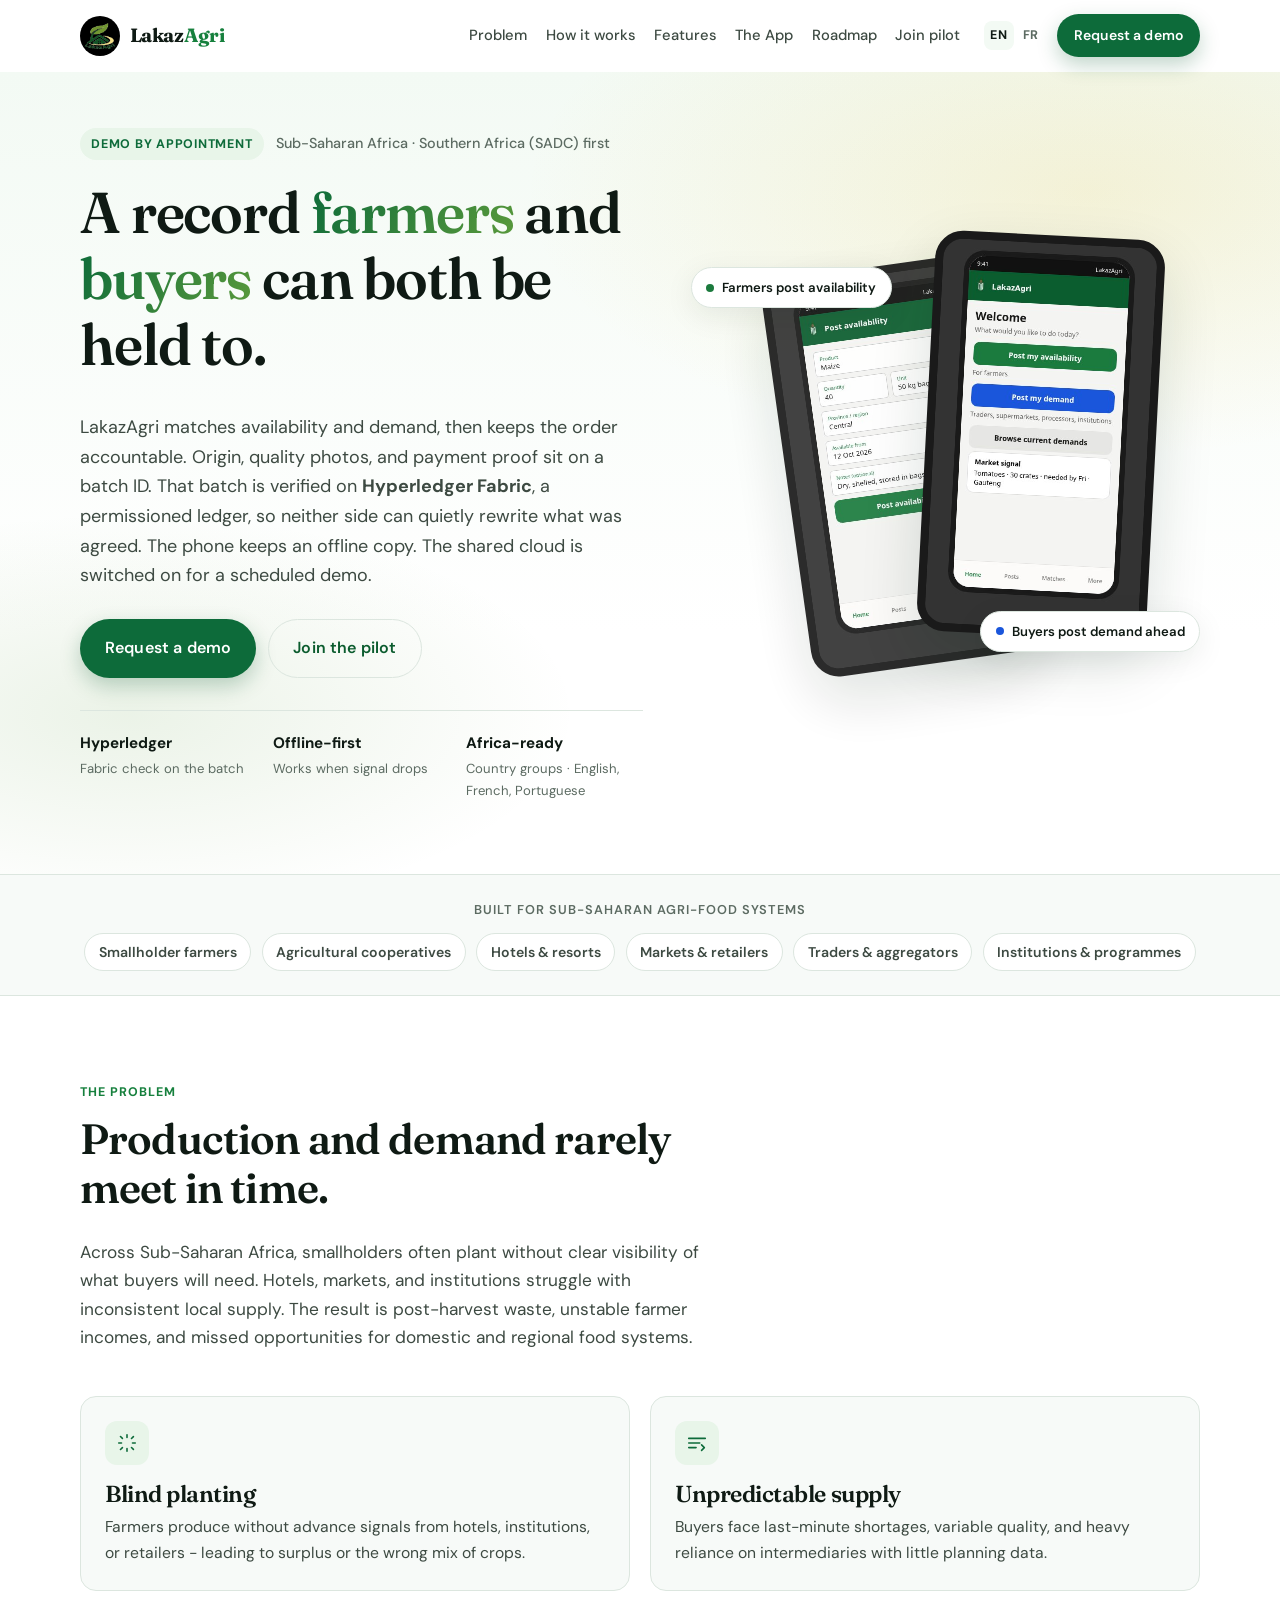
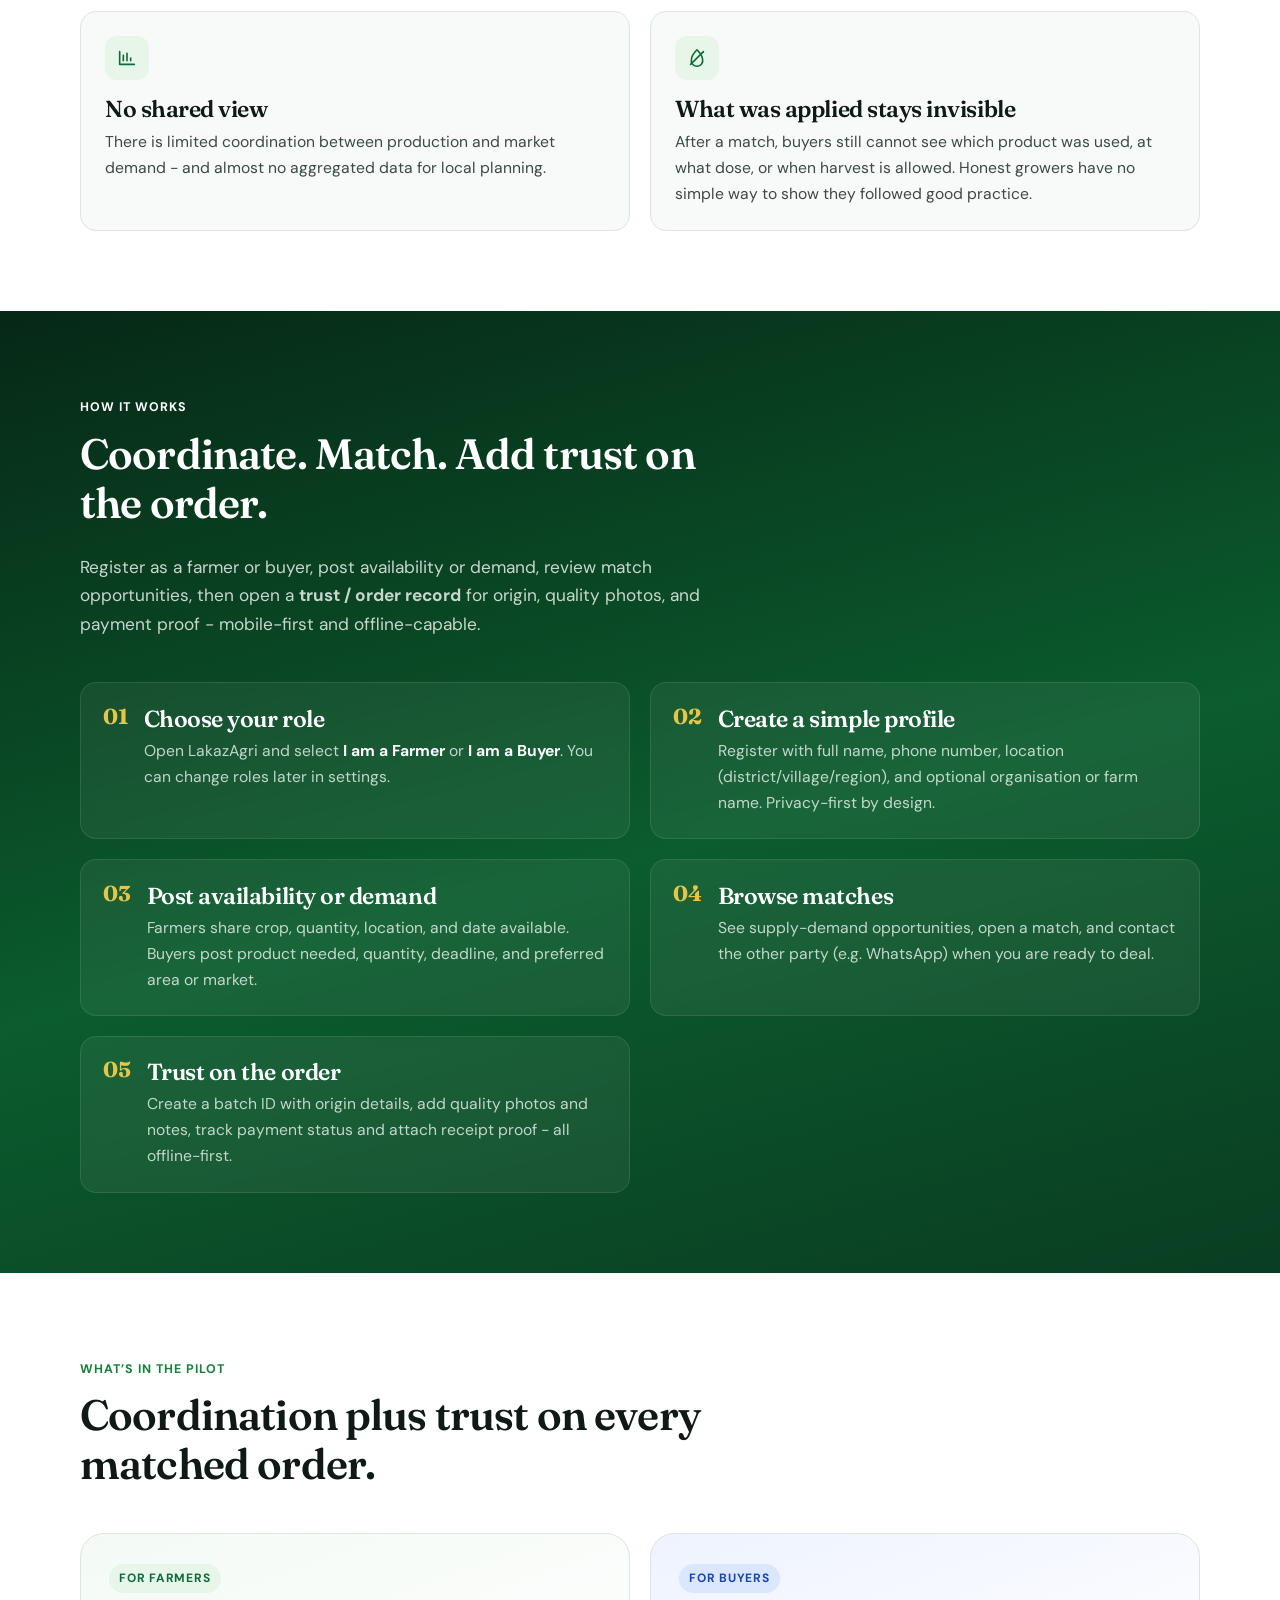
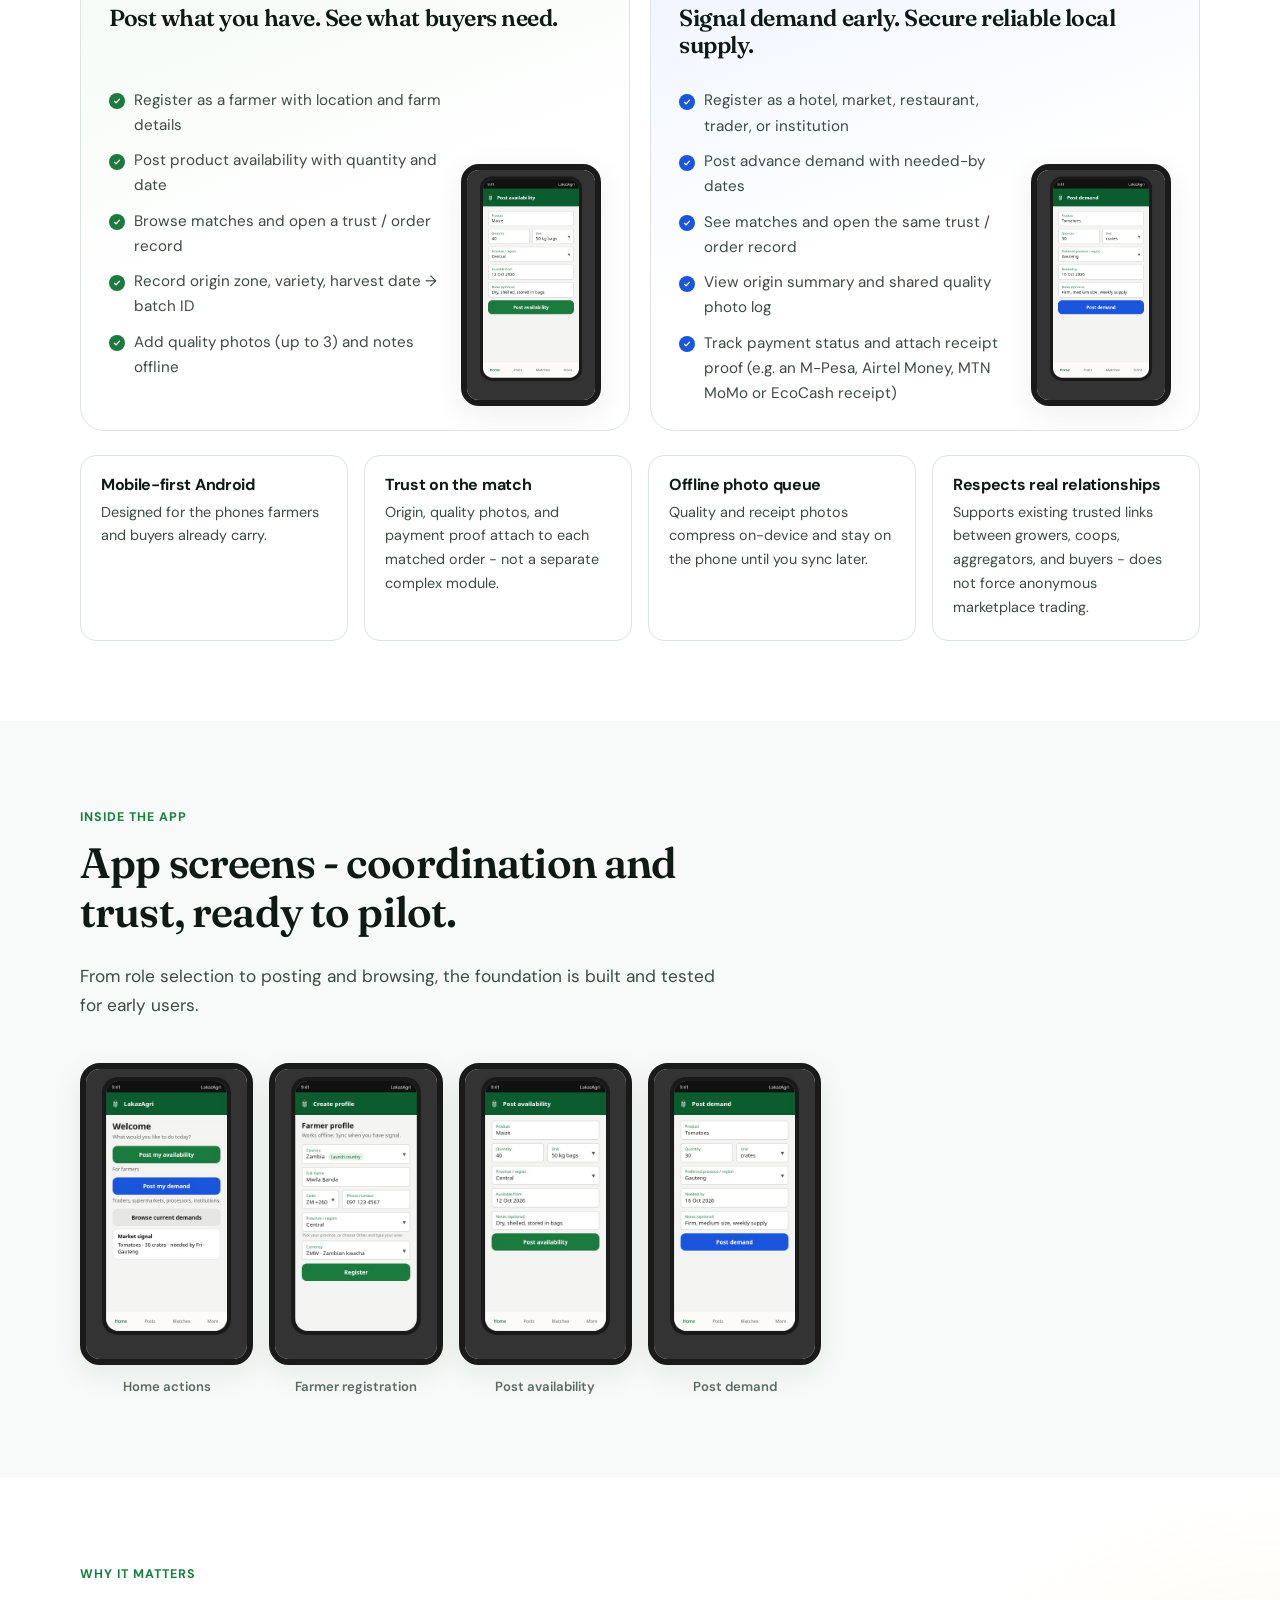
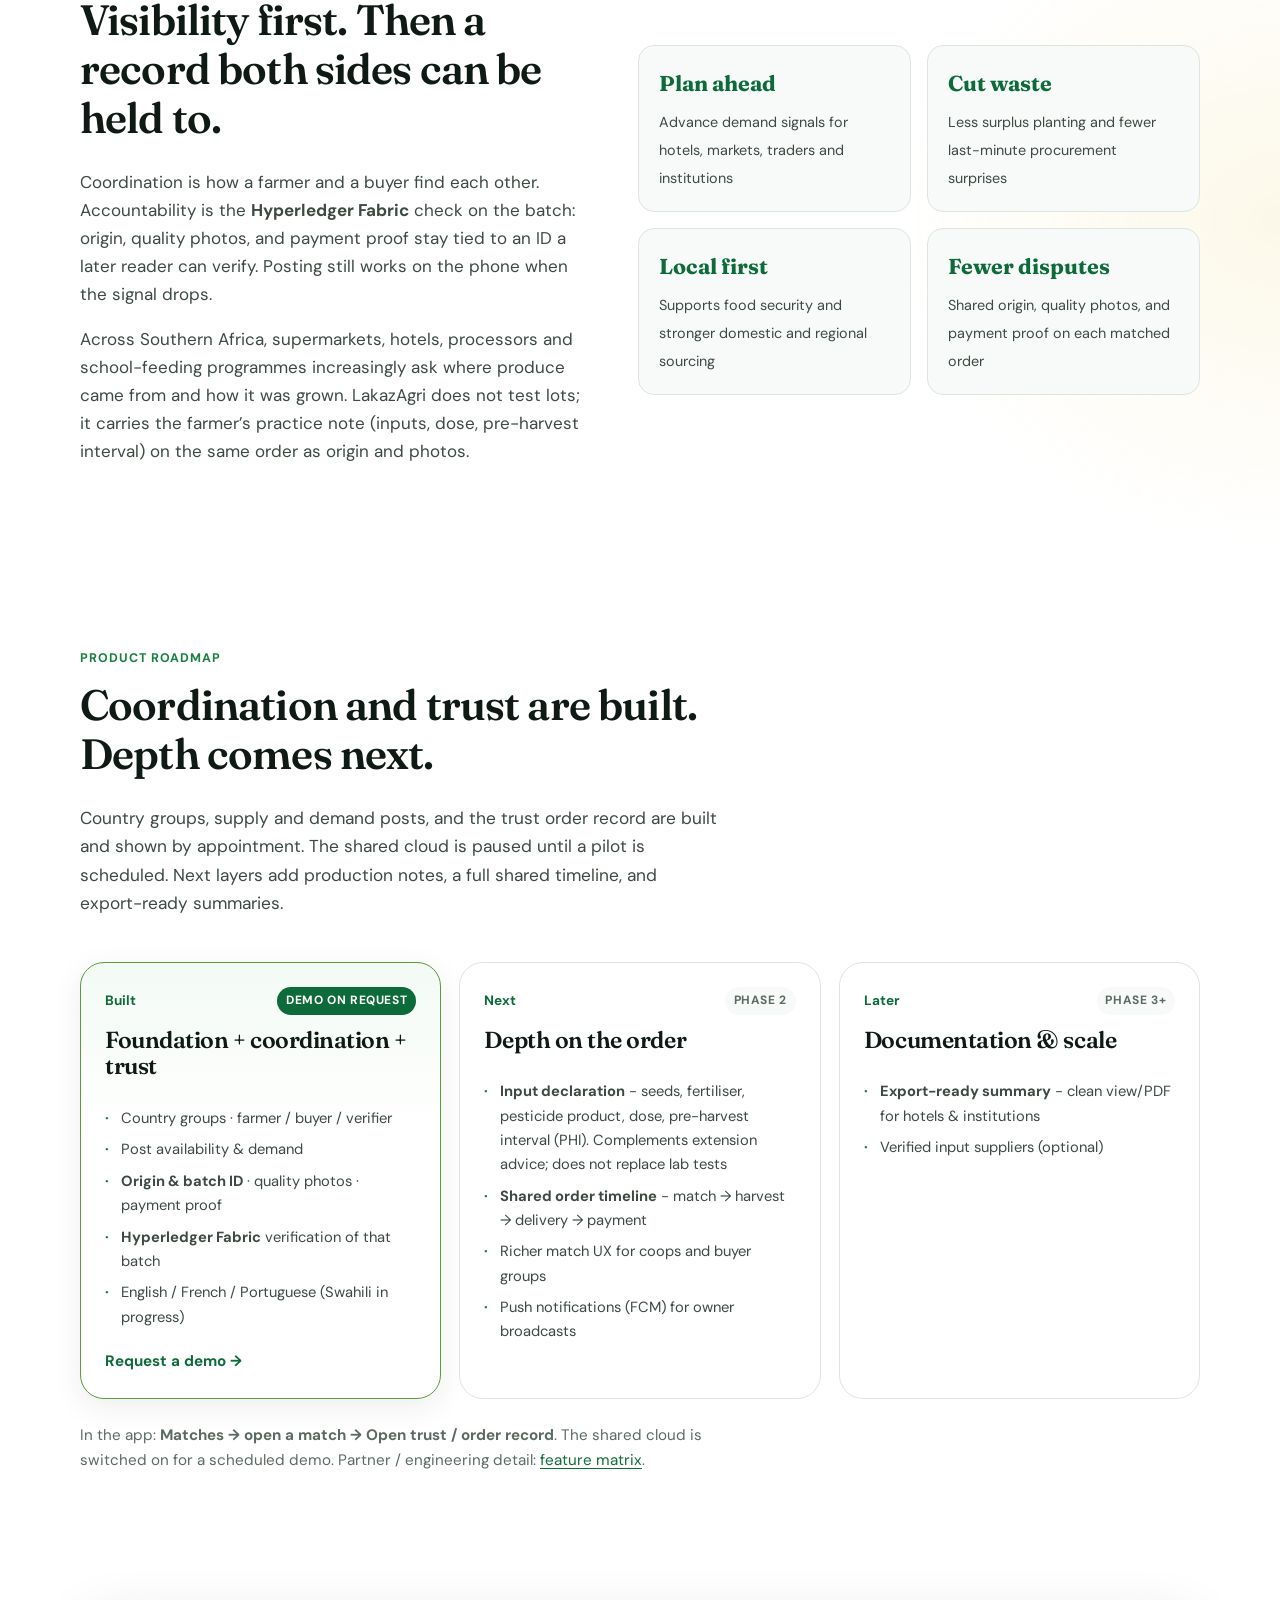
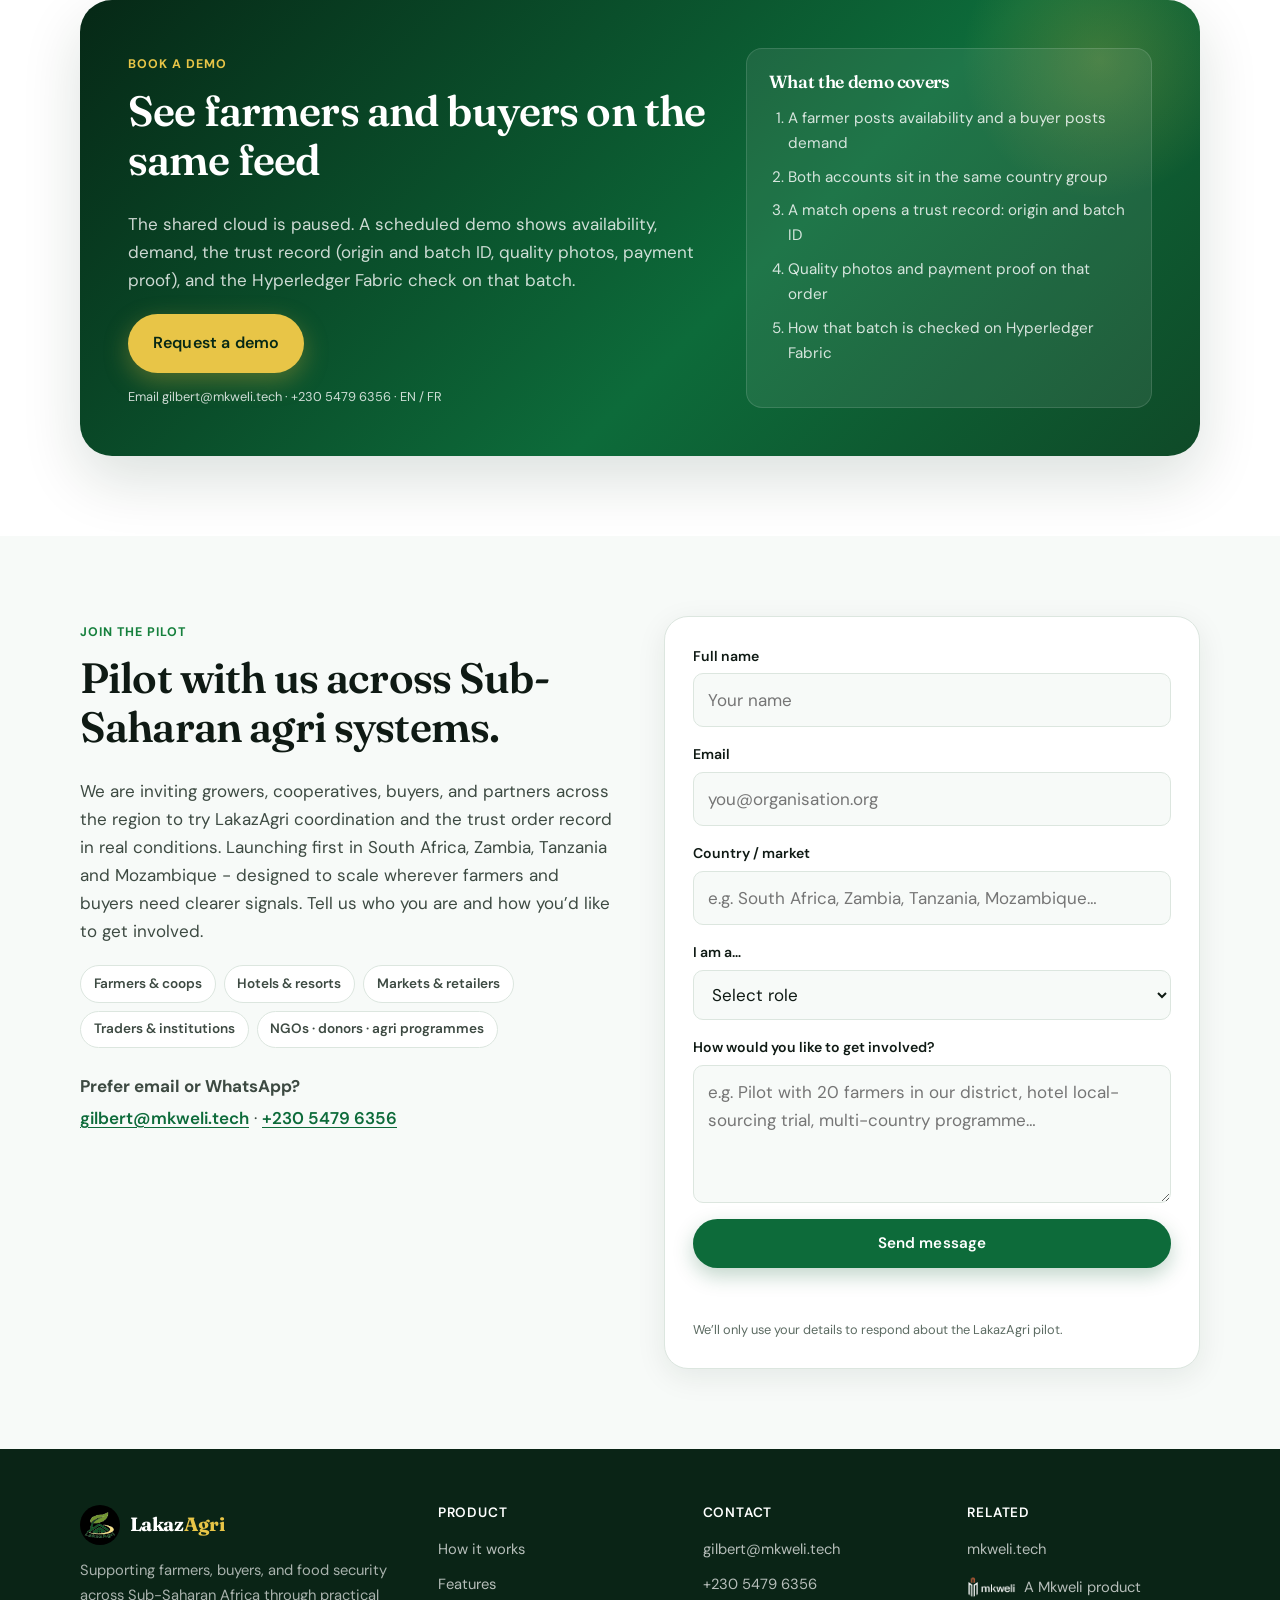
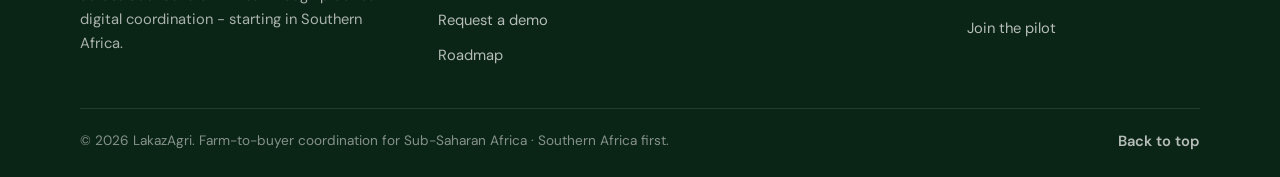
<file: index.html>
<!DOCTYPE html>
<html lang="en">
<head>
  <meta charset="UTF-8" />
  <meta name="viewport" content="width=device-width, initial-scale=1.0" />
  <title>LakazAgri - Farm-to-Buyer App for Sub-Saharan Africa | Farmers, Hotels &amp; Markets</title>
  <meta name="description" content="LakazAgri connects farmers and buyers, then holds both sides to the same batch record. Accountability is a Hyperledger Fabric verification. Demos by appointment. Launching first in Southern Africa (SADC)." />
  <meta name="keywords" content="LakazAgri, Sub-Saharan Africa agriculture, African smallholder farmers, farm to buyer Africa, farm to market app, agri supply chain Africa, smart agriculture Africa, offline farm app, hotel local produce Africa, food security Africa, agricultural marketplace Africa, cooperatives Africa, East Africa agri-tech, West Africa farming app, Southern Africa agriculture, SADC agri-tech, South Africa farm app, Zambia farm app, Tanzania farm app, Mozambique farm app, reduce post-harvest waste, buyer demand signals, rural connectivity agriculture" />
  <meta name="author" content="LakazAgri" />
  <meta name="robots" content="index, follow, max-image-preview:large, max-snippet:-1, max-video-preview:-1" />
  <meta name="googlebot" content="index, follow" />
  <meta name="theme-color" content="#0B5C2E" />
  <meta name="geo.region" content="002" />
  <meta name="geo.placename" content="Sub-Saharan Africa" />
  <meta name="language" content="English" />
  <meta name="coverage" content="Sub-Saharan Africa" />
  <meta name="target" content="all" />
  <link rel="canonical" href="https://lakazagri.mkweli.tech/" />
  <link rel="alternate" hreflang="en" href="https://lakazagri.mkweli.tech/" />
  <link rel="alternate" hreflang="fr" href="https://lakazagri.mkweli.tech/fr.html" />
  <link rel="alternate" hreflang="x-default" href="https://lakazagri.mkweli.tech/" />

  <!-- Open Graph -->
  <meta property="og:site_name" content="LakazAgri" />
  <meta property="og:locale" content="en_GB" />
  <meta property="og:locale:alternate" content="en_ZM" />
  <meta property="og:locale:alternate" content="en_TZ" />
  <meta property="og:locale:alternate" content="pt_MZ" />
  <meta property="og:locale:alternate" content="en_KE" />
  <meta property="og:locale:alternate" content="en_NG" />
  <meta property="og:locale:alternate" content="en_ZA" />
  <meta property="og:locale:alternate" content="en_GH" />
  <meta property="og:locale:alternate" content="fr_SN" />
  <meta property="og:title" content="LakazAgri - Farm-to-Buyer Coordination for Sub-Saharan Africa" />
  <meta property="og:description" content="Farm-to-buyer coordination with accountability on Hyperledger Fabric. Origin, quality photos, and payment proof on a batch a buyer can verify. Demos by appointment." />
  <meta property="og:type" content="website" />
  <meta property="og:url" content="https://lakazagri.mkweli.tech/" />
  <meta property="og:image" content="https://lakazagri.mkweli.tech/assets/og-image.jpg" />
  <meta property="og:image:secure_url" content="https://lakazagri.mkweli.tech/assets/og-image.jpg" />
  <meta property="og:image:type" content="image/jpeg" />
  <meta property="og:image:width" content="1200" />
  <meta property="og:image:height" content="630" />
  <meta property="og:image:alt" content="LakazAgri - farm-to-buyer coordination for Sub-Saharan Africa" />

  <!-- Twitter / X -->
  <meta name="twitter:card" content="summary_large_image" />
  <meta name="twitter:title" content="LakazAgri - Farm-to-Buyer App for Sub-Saharan Africa" />
  <meta name="twitter:description" content="Farmers and buyers share one batch record. Accountability is a Hyperledger Fabric verification. Demos by appointment." />
  <meta name="twitter:image" content="https://lakazagri.mkweli.tech/assets/og-image.jpg" />
  <meta name="twitter:image:alt" content="LakazAgri agri coordination app for Africa" />

  <link rel="icon" type="image/png" href="assets/logo-small.png" />
  <link rel="apple-touch-icon" href="assets/Logo.png" />
  <link rel="sitemap" type="application/xml" title="Sitemap" href="https://lakazagri.mkweli.tech/sitemap.xml" />
  <link rel="preconnect" href="https://fonts.googleapis.com" />
  <link rel="preconnect" href="https://fonts.gstatic.com" crossorigin />
  <link href="https://fonts.googleapis.com/css2?family=DM+Sans:ital,opsz,wght@0,9..40,400;0,9..40,500;0,9..40,600;0,9..40,700;1,9..40,400&family=Fraunces:opsz,wght@9..144,500;9..144,600;9..144,700&display=swap" rel="stylesheet" />
  <link rel="stylesheet" href="styles.css" />

  <script type="application/ld+json">
  {
    "@context": "https://schema.org",
    "@graph": [
      {
        "@type": "WebSite",
        "@id": "https://lakazagri.mkweli.tech/#website",
        "url": "https://lakazagri.mkweli.tech/",
        "name": "LakazAgri",
        "description": "Farm-to-buyer coordination app for Sub-Saharan Africa - connecting smallholder farmers with hotels, markets, traders and institutions. Launching first in Southern Africa (SADC).",
        "inLanguage": "en",
        "publisher": { "@id": "https://lakazagri.mkweli.tech/#organization" }
      },
      {
        "@type": "Organization",
        "@id": "https://lakazagri.mkweli.tech/#organization",
        "name": "LakazAgri",
        "url": "https://lakazagri.mkweli.tech/",
        "logo": {
          "@type": "ImageObject",
          "url": "https://lakazagri.mkweli.tech/assets/Logo.png",
          "width": 500,
          "height": 500
        },
        "email": "gilbert@mkweli.tech",
        "telephone": "+230-5479-6356",
        "areaServed": {
          "@type": "Place",
          "name": "Sub-Saharan Africa",
          "description": "Agri-food systems across Sub-Saharan Africa, starting with Southern Africa (SADC): South Africa, Zambia, Tanzania and Mozambique"
        },
        "knowsAbout": [
          "Farm-to-buyer coordination",
          "Smallholder agriculture",
          "Food supply chains",
          "Agricultural digitalisation",
          "Post-harvest waste reduction"
        ],
        "sameAs": [
          "https://mkweli.tech/",
          "https://github.com/gilbertbouic/lakazAgri"
        ]
      },
      {
        "@type": "SoftwareApplication",
        "@id": "https://lakazagri.mkweli.tech/#app",
        "name": "LakazAgri (coordination + trust)",
        "applicationCategory": "BusinessApplication",
        "applicationSubCategory": "Agriculture",
        "operatingSystem": "Android",
        "offers": {
          "@type": "Offer",
          "price": "0",
          "priceCurrency": "USD"
        },
        "description": "Offline-first Android app for African farmers and buyers: post availability and demand, match orders, then verify the batch on Hyperledger Fabric for accountability. Built for Southern Africa first.",
        "url": "https://lakazagri.mkweli.tech/",
        "image": "https://lakazagri.mkweli.tech/assets/og-image.jpg",
        "author": { "@id": "https://lakazagri.mkweli.tech/#organization" },
        "countriesSupported": ["ZA", "ZM", "TZ", "MZ"],
        "featureList": [
          "Farmer availability posting",
          "Buyer demand signals",
          "Match opportunities for supply and demand",
          "Trust order record: origin and batch ID",
          "Hyperledger Fabric verification of the batch",
          "Quality photo log (offline)",
          "Payment status and receipt proof",
          "Offline-first design for rural connectivity",
          "Launching first in South Africa, Zambia, Tanzania and Mozambique"
        ],
        "audience": {
          "@type": "Audience",
          "audienceType": "Smallholder farmers, cooperatives, hotels, supermarkets, traders, institutions and agri programmes in Sub-Saharan Africa"
        }
      },
      {
        "@type": "WebPage",
        "@id": "https://lakazagri.mkweli.tech/#webpage",
        "url": "https://lakazagri.mkweli.tech/",
        "name": "LakazAgri - Farm-to-Buyer App for Sub-Saharan Africa",
        "isPartOf": { "@id": "https://lakazagri.mkweli.tech/#website" },
        "about": { "@id": "https://lakazagri.mkweli.tech/#app" },
        "description": "Official website for LakazAgri - free mobile app connecting African farmers with hotels, markets and institutions, with trust records on matches. Built for Sub-Saharan agri systems, starting with Southern Africa.",
        "inLanguage": "en",
        "primaryImageOfPage": {
          "@type": "ImageObject",
          "url": "https://lakazagri.mkweli.tech/assets/og-image.jpg"
        }
      }
    ]
  }
  </script>
</head>
<body>
  <!-- Skip link -->
  <a class="skip-link" href="#main">Skip to content</a>

  <!-- Navigation -->
  <header class="site-header" id="top">
    <div class="container nav-inner">
      <a class="brand" href="#top" aria-label="LakazAgri home">
        <img src="assets/Logo.png" alt="LakazAgri logo" width="44" height="44" class="brand-logo" />
        <span class="brand-text">Lakaz<span>Agri</span></span>
      </a>
      <nav class="nav" id="primary-nav" aria-label="Primary">
        <a href="#problem">Problem</a>
        <a href="#how-it-works">How it works</a>
        <a href="#features">Features</a>
        <a href="#app">The App</a>
        <a href="#roadmap">Roadmap</a>
        <a href="#pilot">Join pilot</a>
      </nav>
      <div class="nav-actions">
        <div class="lang-switch" aria-label="Language">
          <a href="/" lang="en" hreflang="en" aria-current="true">EN</a>
          <a href="fr.html" lang="fr" hreflang="fr">FR</a>
        </div>
        <a class="btn btn-primary btn-sm" href="mailto:gilbert@mkweli.tech?subject=LakazAgri%20demo">Request a demo</a>
        <button class="nav-toggle" id="nav-toggle" aria-expanded="false" aria-controls="primary-nav" aria-label="Open menu">
          <span></span><span></span><span></span>
        </button>
      </div>
    </div>
  </header>

  <main id="main">
    <!-- Hero -->
    <section class="hero">
      <div class="hero-bg" aria-hidden="true"></div>
      <div class="container hero-grid">
        <div class="hero-copy">
          <div class="eyebrow">
            <span class="badge badge-hold">Demo by appointment</span>
            <span class="eyebrow-text">Sub-Saharan Africa · Southern Africa (SADC) first</span>
          </div>
          <h1>A record <em>farmers</em> and <em>buyers</em> can both be held to.</h1>
          <p class="lead">
            LakazAgri matches availability and demand, then keeps the order accountable.
            Origin, quality photos, and payment proof sit on a batch ID.
            That batch is verified on <strong>Hyperledger Fabric</strong>, a permissioned ledger, so neither side can quietly rewrite what was agreed.
            The phone keeps an offline copy. The shared cloud is switched on for a scheduled demo.
          </p>
          <div class="hero-ctas">
            <a class="btn btn-primary btn-lg" href="mailto:gilbert@mkweli.tech?subject=LakazAgri%20demo">Request a demo</a>
            <a class="btn btn-ghost btn-lg" href="#pilot">Join the pilot</a>
          </div>
          <ul class="hero-proof">
            <li>
              <strong>Hyperledger</strong>
              <span>Fabric check on the batch</span>
            </li>
            <li>
              <strong>Offline-first</strong>
              <span>Works when signal drops</span>
            </li>
            <li>
              <strong>Africa-ready</strong>
              <span>Country groups · English, French, Portuguese</span>
            </li>
          </ul>
        </div>
        <div class="hero-visual">
          <div class="phone-stack">
            <figure class="phone phone-back">
              <img src="assets/screenshots/app-post-availability.jpg" alt="Post availability screen for farmers" width="280" height="560" loading="eager" />
            </figure>
            <figure class="phone phone-front">
              <img src="assets/screenshots/app-welcome.jpg" alt="LakazAgri home: post availability or demand" width="280" height="560" loading="eager" />
            </figure>
          </div>
          <div class="floating-card card-farmer">
            <span class="dot green"></span>
            Farmers post availability
          </div>
          <div class="floating-card card-buyer">
            <span class="dot blue"></span>
            Buyers post demand ahead
          </div>
        </div>
      </div>
    </section>

    <!-- Logos / trust strip -->
    <section class="trust-strip" aria-label="Who Phase 1 serves">
      <div class="container">
        <p class="trust-label">Built for Sub-Saharan agri-food systems</p>
        <ul class="trust-list">
          <li>Smallholder farmers</li>
          <li>Agricultural cooperatives</li>
          <li>Hotels &amp; resorts</li>
          <li>Markets &amp; retailers</li>
          <li>Traders &amp; aggregators</li>
          <li>Institutions &amp; programmes</li>
        </ul>
      </div>
    </section>

    <!-- Problem -->
    <section class="section problem" id="problem">
      <div class="container">
        <div class="section-head">
          <span class="section-tag">The problem</span>
          <h2>Production and demand rarely meet in time.</h2>
          <p>
            Across Sub-Saharan Africa, smallholders often plant without clear visibility of what buyers will need.
            Hotels, markets, and institutions struggle with inconsistent local supply. The result is post-harvest waste,
            unstable farmer incomes, and missed opportunities for domestic and regional food systems.
          </p>
        </div>
        <div class="problem-grid">
          <article class="problem-card">
            <div class="icon-wrap" aria-hidden="true">
              <svg viewBox="0 0 24 24" fill="none"><path d="M12 3v3m0 12v3M4.9 4.9l2.1 2.1m9.9 9.9l2.1 2.1M3 12h3m12 0h3M4.9 19.1l2.1-2.1m9.9-9.9l2.1-2.1" stroke="currentColor" stroke-width="1.75" stroke-linecap="round"/></svg>
            </div>
            <h3>Blind planting</h3>
            <p>Farmers produce without advance signals from hotels, institutions, or retailers - leading to surplus or the wrong mix of crops.</p>
          </article>
          <article class="problem-card">
            <div class="icon-wrap" aria-hidden="true">
              <svg viewBox="0 0 24 24" fill="none"><path d="M3 7h18M3 12h12M3 17h8" stroke="currentColor" stroke-width="1.75" stroke-linecap="round"/><path d="M17 14l3 3-3 3" stroke="currentColor" stroke-width="1.75" stroke-linecap="round" stroke-linejoin="round"/></svg>
            </div>
            <h3>Unpredictable supply</h3>
            <p>Buyers face last-minute shortages, variable quality, and heavy reliance on intermediaries with little planning data.</p>
          </article>
          <article class="problem-card">
            <div class="icon-wrap" aria-hidden="true">
              <svg viewBox="0 0 24 24" fill="none"><path d="M4 19V5m0 14h16M8 15V9m4 6V7m4 8v-3" stroke="currentColor" stroke-width="1.75" stroke-linecap="round" stroke-linejoin="round"/></svg>
            </div>
            <h3>No shared view</h3>
            <p>There is limited coordination between production and market demand - and almost no aggregated data for local planning.</p>
          </article>
          <article class="problem-card">
            <div class="icon-wrap" aria-hidden="true">
              <svg viewBox="0 0 24 24" fill="none"><path d="M12 3s6 6.2 6 10.2A6 6 0 0112 21a6 6 0 01-6-7.8C6 9.2 12 3 12 3z" stroke="currentColor" stroke-width="1.75" stroke-linejoin="round"/><path d="M5 19L19 5" stroke="currentColor" stroke-width="1.75" stroke-linecap="round"/></svg>
            </div>
            <h3>What was applied stays invisible</h3>
            <p>After a match, buyers still cannot see which product was used, at what dose, or when harvest is allowed. Honest growers have no simple way to show they followed good practice.</p>
          </article>
        </div>
      </div>
    </section>

    <!-- Solution / How it works -->
    <section class="section how" id="how-it-works">
      <div class="container">
        <div class="section-head light">
          <span class="section-tag">How it works</span>
          <h2>Coordinate. Match. Add trust on the order.</h2>
          <p>
            Register as a farmer or buyer, post availability or demand, review match opportunities, then open a
            <strong>trust / order record</strong> for origin, quality photos, and payment proof - mobile-first and offline-capable.
          </p>
        </div>
        <ol class="steps">
          <li class="step">
            <span class="step-num">01</span>
            <div>
              <h3>Choose your role</h3>
              <p>Open LakazAgri and select <strong>I am a Farmer</strong> or <strong>I am a Buyer</strong>. You can change roles later in settings.</p>
            </div>
          </li>
          <li class="step">
            <span class="step-num">02</span>
            <div>
              <h3>Create a simple profile</h3>
              <p>Register with full name, phone number, location (district/village/region), and optional organisation or farm name. Privacy-first by design.</p>
            </div>
          </li>
          <li class="step">
            <span class="step-num">03</span>
            <div>
              <h3>Post availability or demand</h3>
              <p>Farmers share crop, quantity, location, and date available. Buyers post product needed, quantity, deadline, and preferred area or market.</p>
            </div>
          </li>
          <li class="step">
            <span class="step-num">04</span>
            <div>
              <h3>Browse matches</h3>
              <p>See supply-demand opportunities, open a match, and contact the other party (e.g. WhatsApp) when you are ready to deal.</p>
            </div>
          </li>
          <li class="step">
            <span class="step-num">05</span>
            <div>
              <h3>Trust on the order</h3>
              <p>Create a batch ID with origin details, add quality photos and notes, track payment status and attach receipt proof - all offline-first.</p>
            </div>
          </li>
        </ol>
      </div>
    </section>

    <!-- Features -->
    <section class="section features" id="features">
      <div class="container">
        <div class="section-head">
          <span class="section-tag">What’s in the pilot</span>
          <h2>Coordination plus trust on every matched order.</h2>
        </div>
        <div class="feature-split">
          <article class="feature-panel farmer">
            <header>
              <span class="panel-badge green">For farmers</span>
              <h3>Post what you have. See what buyers need.</h3>
            </header>
            <ul class="check-list">
              <li>Register as a farmer with location and farm details</li>
              <li>Post product availability with quantity and date</li>
              <li>Browse matches and open a trust / order record</li>
              <li>Record origin zone, variety, harvest date → batch ID</li>
              <li>Add quality photos (up to 3) and notes offline</li>
            </ul>
            <figure class="panel-shot">
              <img src="assets/screenshots/app-post-availability.jpg" alt="Farmer post availability form" width="240" height="480" loading="lazy" />
            </figure>
          </article>
          <article class="feature-panel buyer">
            <header>
              <span class="panel-badge blue">For buyers</span>
              <h3>Signal demand early. Secure reliable local supply.</h3>
            </header>
            <ul class="check-list">
              <li>Register as a hotel, market, restaurant, trader, or institution</li>
              <li>Post advance demand with needed-by dates</li>
              <li>See matches and open the same trust / order record</li>
              <li>View origin summary and shared quality photo log</li>
              <li>Track payment status and attach receipt proof (e.g. an M-Pesa, Airtel Money, MTN MoMo or EcoCash receipt)</li>
            </ul>
            <figure class="panel-shot">
              <img src="assets/screenshots/app-post-demand.jpg" alt="Buyer post demand form" width="240" height="480" loading="lazy" />
            </figure>
          </article>
        </div>

        <div class="feature-grid">
          <article class="mini-feature">
            <h4>Mobile-first Android</h4>
            <p>Designed for the phones farmers and buyers already carry.</p>
          </article>
          <article class="mini-feature">
            <h4>Trust on the match</h4>
            <p>Origin, quality photos, and payment proof attach to each matched order - not a separate complex module.</p>
          </article>
          <article class="mini-feature">
            <h4>Offline photo queue</h4>
            <p>Quality and receipt photos compress on-device and stay on the phone until you sync later.</p>
          </article>
          <article class="mini-feature">
            <h4>Respects real relationships</h4>
            <p>Supports existing trusted links between growers, coops, aggregators, and buyers - does not force anonymous marketplace trading.</p>
          </article>
        </div>
      </div>
    </section>

    <!-- App gallery -->
    <section class="section app-gallery" id="app">
      <div class="container">
        <div class="section-head">
          <span class="section-tag">Inside the app</span>
          <h2>App screens - coordination and trust, ready to pilot.</h2>
          <p>From role selection to posting and browsing, the foundation is built and tested for early users.</p>
        </div>
        <div class="gallery" role="list">
          <figure class="gallery-item" role="listitem">
            <img src="assets/screenshots/app-welcome.jpg" alt="Home screen: post availability, post demand or browse demands" width="220" height="440" loading="lazy" />
            <figcaption>Home actions</figcaption>
          </figure>
          <figure class="gallery-item" role="listitem">
            <img src="assets/screenshots/app-farmer-registration.jpg" alt="Farmer registration form" width="220" height="440" loading="lazy" />
            <figcaption>Farmer registration</figcaption>
          </figure>
          <figure class="gallery-item" role="listitem">
            <img src="assets/screenshots/app-post-availability.jpg" alt="Post availability form for farmers" width="220" height="440" loading="lazy" />
            <figcaption>Post availability</figcaption>
          </figure>
          <figure class="gallery-item" role="listitem">
            <img src="assets/screenshots/app-post-demand.jpg" alt="Post demand form for buyers" width="220" height="440" loading="lazy" />
            <figcaption>Post demand</figcaption>
          </figure>
        </div>
      </div>
    </section>

    <!-- Outcomes -->
    <section class="section outcomes">
      <div class="container outcomes-grid">
        <div class="outcomes-copy">
          <span class="section-tag">Why it matters</span>
          <h2>Visibility first. Then a record both sides can be held to.</h2>
          <p>
            Coordination is how a farmer and a buyer find each other. Accountability is the <strong>Hyperledger Fabric</strong> check on the batch:
            origin, quality photos, and payment proof stay tied to an ID a later reader can verify.
            Posting still works on the phone when the signal drops.
          </p>
          <p>
            Across Southern Africa, supermarkets, hotels, processors and school-feeding programmes increasingly ask where produce came from and how it was grown.
            LakazAgri does not test lots; it carries the farmer’s practice note (inputs, dose, pre-harvest interval) on the same order as origin and photos.
          </p>
        </div>
        <ul class="outcome-stats">
          <li>
            <span class="stat">Plan ahead</span>
            <span class="stat-desc">Advance demand signals for hotels, markets, traders and institutions</span>
          </li>
          <li>
            <span class="stat">Cut waste</span>
            <span class="stat-desc">Less surplus planting and fewer last-minute procurement surprises</span>
          </li>
          <li>
            <span class="stat">Local first</span>
            <span class="stat-desc">Supports food security and stronger domestic and regional sourcing</span>
          </li>
          <li>
            <span class="stat">Fewer disputes</span>
            <span class="stat-desc">Shared origin, quality photos, and payment proof on each matched order</span>
          </li>
        </ul>
      </div>
    </section>

    <!-- Roadmap -->
    <section class="section roadmap" id="roadmap">
      <div class="container">
        <div class="section-head">
          <span class="section-tag">Product roadmap</span>
          <h2>Coordination and trust are built. Depth comes next.</h2>
          <p>
            Country groups, supply and demand posts, and the trust order record are built and shown by appointment.
            The shared cloud is paused until a pilot is scheduled. Next layers add production notes, a full shared timeline, and export-ready summaries.
          </p>
        </div>
        <div class="roadmap-track">
          <article class="roadmap-card current">
            <div class="rm-top">
              <span class="rm-phase">Built</span>
              <span class="rm-status">Demo on request</span>
            </div>
            <h3>Foundation + coordination + trust</h3>
            <ul>
              <li>Country groups · farmer / buyer / verifier</li>
              <li>Post availability &amp; demand</li>
              <li><strong>Origin &amp; batch ID</strong> · quality photos · payment proof</li>
              <li><strong>Hyperledger Fabric</strong> verification of that batch</li>
              <li>English / French / Portuguese (Swahili in progress)</li>
            </ul>
            <a class="text-link" href="mailto:gilbert@mkweli.tech?subject=LakazAgri%20demo">Request a demo →</a>
          </article>
          <article class="roadmap-card">
            <div class="rm-top">
              <span class="rm-phase">Next</span>
              <span class="rm-status">Phase 2</span>
            </div>
            <h3>Depth on the order</h3>
            <ul>
              <li><strong>Input declaration</strong> - seeds, fertiliser, pesticide product, dose, pre-harvest interval (PHI). Complements extension advice; does not replace lab tests</li>
              <li><strong>Shared order timeline</strong> - match → harvest → delivery → payment</li>
              <li>Richer match UX for coops and buyer groups</li>
              <li>Push notifications (FCM) for owner broadcasts</li>
            </ul>
          </article>
          <article class="roadmap-card">
            <div class="rm-top">
              <span class="rm-phase">Later</span>
              <span class="rm-status">Phase 3+</span>
            </div>
            <h3>Documentation &amp; scale</h3>
            <ul>
              <li><strong>Export-ready summary</strong> - clean view/PDF for hotels &amp; institutions</li>
              <li>Verified input suppliers (optional)</li>
            </ul>
          </article>
        </div>
        <p class="roadmap-note" style="margin-top:1.5rem;color:var(--muted);font-size:0.95rem;max-width:42rem;">
          In the app: <strong>Matches → open a match → Open trust / order record</strong>.
          The shared cloud is switched on for a scheduled demo.
          Partner / engineering detail: <a href="docs/TRUST_LAYER_FEATURE_MATRIX.md">feature matrix</a>.
        </p>
      </div>
    </section>

    <!-- Download CTA -->
    <section class="section download" id="download">
      <div class="container download-card">
        <div class="download-copy">
          <span class="section-tag on-dark">Book a demo</span>
          <h2>See farmers and buyers on the same feed</h2>
          <p>
            The shared cloud is paused. A scheduled demo shows availability, demand,
            the trust record (origin and batch ID, quality photos, payment proof),
            and the Hyperledger Fabric check on that batch.
          </p>
          <div class="download-actions">
            <a class="btn btn-accent btn-lg" href="mailto:gilbert@mkweli.tech?subject=LakazAgri%20demo">Request a demo</a>
            <p class="fine-print">Email gilbert@mkweli.tech · +230 5479 6356 · EN / FR</p>
          </div>
        </div>
        <div class="download-side">
          <div class="install-steps">
            <h3>What the demo covers</h3>
            <ol>
              <li>A farmer posts availability and a buyer posts demand</li>
              <li>Both accounts sit in the same country group</li>
              <li>A match opens a trust record: origin and batch ID</li>
              <li>Quality photos and payment proof on that order</li>
              <li>How that batch is checked on Hyperledger Fabric</li>
            </ol>
          </div>
        </div>
      </div>
    </section>

    <!-- Who / Pilot -->
    <section class="section pilot" id="pilot">
      <div class="container">
        <div class="pilot-grid">
          <div>
            <span class="section-tag">Join the pilot</span>
            <h2>Pilot with us across Sub-Saharan agri systems.</h2>
            <p>
              We are inviting growers, cooperatives, buyers, and partners across the region to try LakazAgri coordination and the trust order record in real conditions.
              Launching first in South Africa, Zambia, Tanzania and Mozambique - designed to scale wherever farmers and buyers need clearer signals.
              Tell us who you are and how you’d like to get involved.
            </p>
            <ul class="audience-pills">
              <li>Farmers &amp; coops</li>
              <li>Hotels &amp; resorts</li>
              <li>Markets &amp; retailers</li>
              <li>Traders &amp; institutions</li>
              <li>NGOs · donors · agri programmes</li>
            </ul>
            <div class="contact-inline">
              <p><strong>Prefer email or WhatsApp?</strong></p>
              <p>
                <a href="mailto:gilbert@mkweli.tech">gilbert@mkweli.tech</a>
                ·
                <a href="tel:+23054796356">+230 5479 6356</a>
              </p>
            </div>
          </div>
          <form class="pilot-form" id="pilot-form" novalidate>
            <div class="form-row">
              <label for="name">Full name</label>
              <input type="text" id="name" name="name" autocomplete="name" required placeholder="Your name" />
            </div>
            <div class="form-row">
              <label for="email">Email</label>
              <input type="email" id="email" name="email" autocomplete="email" required placeholder="you@organisation.org" />
            </div>
            <div class="form-row">
              <label for="country">Country / market</label>
              <input type="text" id="country" name="country" autocomplete="country-name" required placeholder="e.g. South Africa, Zambia, Tanzania, Mozambique…" />
            </div>
            <div class="form-row">
              <label for="role">I am a…</label>
              <select id="role" name="role" required>
                <option value="" disabled selected>Select role</option>
                <option value="farmer">Farmer / grower</option>
                <option value="coop">Cooperative / association</option>
                <option value="hotel">Hotel / resort</option>
                <option value="supermarket">Market / supermarket / retailer</option>
                <option value="trader">Trader / aggregator</option>
                <option value="institution">Institution / restaurant</option>
                <option value="partner">Programme partner / NGO / donor</option>
                <option value="other">Other</option>
              </select>
            </div>
            <div class="form-row">
              <label for="message">How would you like to get involved?</label>
              <textarea id="message" name="message" rows="4" required placeholder="e.g. Pilot with 20 farmers in our district, hotel local-sourcing trial, multi-country programme…"></textarea>
            </div>
            <button type="submit" class="btn btn-primary btn-block">Send message</button>
            <p class="form-status" id="form-status" role="status" aria-live="polite"></p>
            <p class="fine-print">We’ll only use your details to respond about the LakazAgri pilot.</p>
          </form>
        </div>
      </div>
    </section>
  </main>

  <!-- Footer -->
  <footer class="site-footer">
    <div class="container footer-grid">
      <div class="footer-brand">
        <a class="brand" href="#top">
          <img src="assets/Logo.png" alt="LakazAgri logo" width="40" height="40" class="brand-logo" />
          <span class="brand-text">Lakaz<span>Agri</span></span>
        </a>
        <p>Supporting farmers, buyers, and food security across Sub-Saharan Africa through practical digital coordination - starting in Southern Africa.</p>
      </div>
      <div>
        <h4>Product</h4>
        <ul>
          <li><a href="#how-it-works">How it works</a></li>
          <li><a href="#features">Features</a></li>
          <li><a href="mailto:gilbert@mkweli.tech?subject=LakazAgri%20demo">Request a demo</a></li>
          <li><a href="#roadmap">Roadmap</a></li>
        </ul>
      </div>
      <div>
        <h4>Contact</h4>
        <ul>
          <li><a href="mailto:gilbert@mkweli.tech">gilbert@mkweli.tech</a></li>
          <li><a href="tel:+23054796356">+230 5479 6356</a></li>
        </ul>
      </div>
      <div>
        <h4>Related</h4>
        <ul>
          <li><a href="https://mkweli.tech/" rel="noopener noreferrer" target="_blank">mkweli.tech</a></li>
          <li class="mkweli-parent">
            <a href="https://mkweli.tech/" rel="noopener noreferrer" target="_blank" class="mkweli-parent-link">
              <img src="assets/mkweli-logo-on-dark.png" alt="Mkweli" height="22" class="mkweli-parent-logo" />
              <span>A Mkweli product</span>
            </a>
          </li>
          <li><a href="#pilot">Join the pilot</a></li>
        </ul>
      </div>
    </div>
    <div class="container footer-bottom">
      <p>© <span id="year">2026</span> LakazAgri. Farm-to-buyer coordination for Sub-Saharan Africa · Southern Africa first.</p>
      <p class="visit-counter" id="visit-counter" data-counter="mkweli-tech/lakazagri" hidden>Visits: <span class="visit-count"></span></p>
      <a href="#top" class="back-top">Back to top</a>
    </div>
  </footer>

  <script src="script.js"></script>
  <script src="visit-counter.js" defer></script>
</body>
</html>
</file>
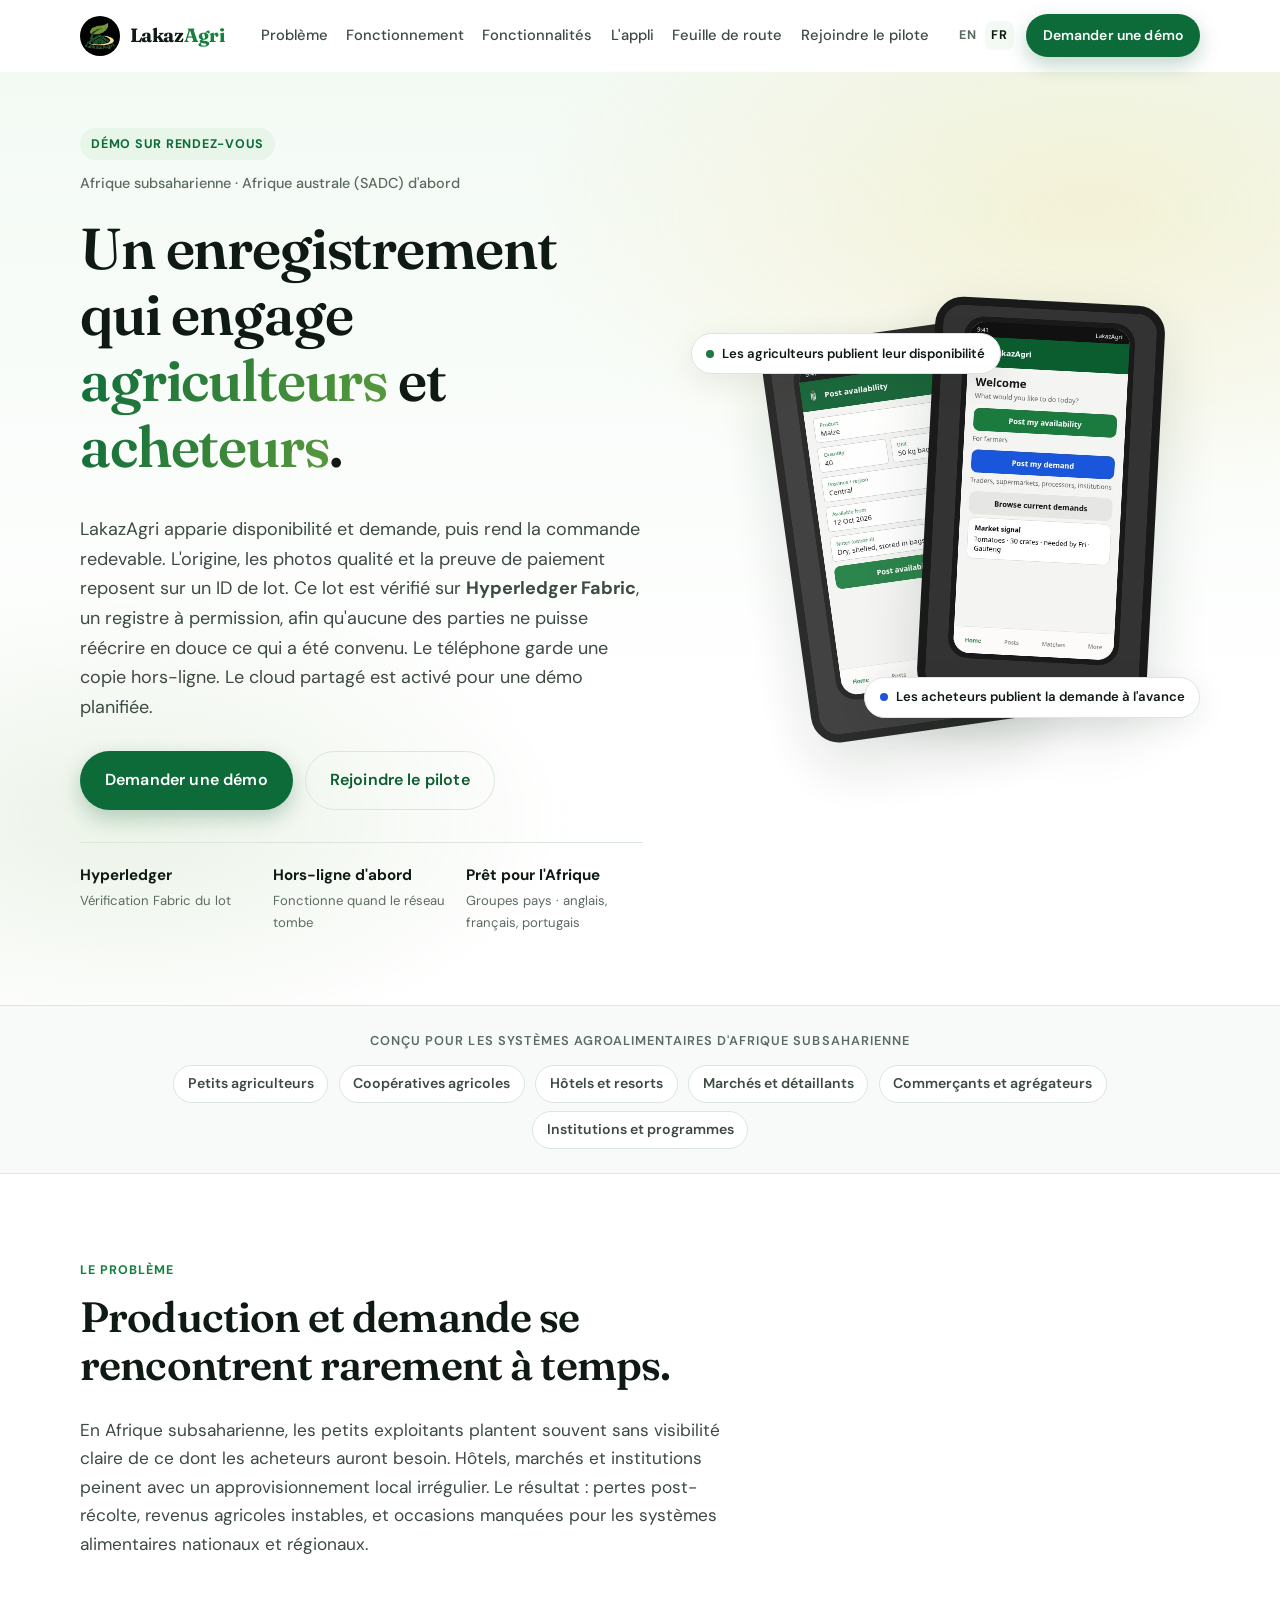
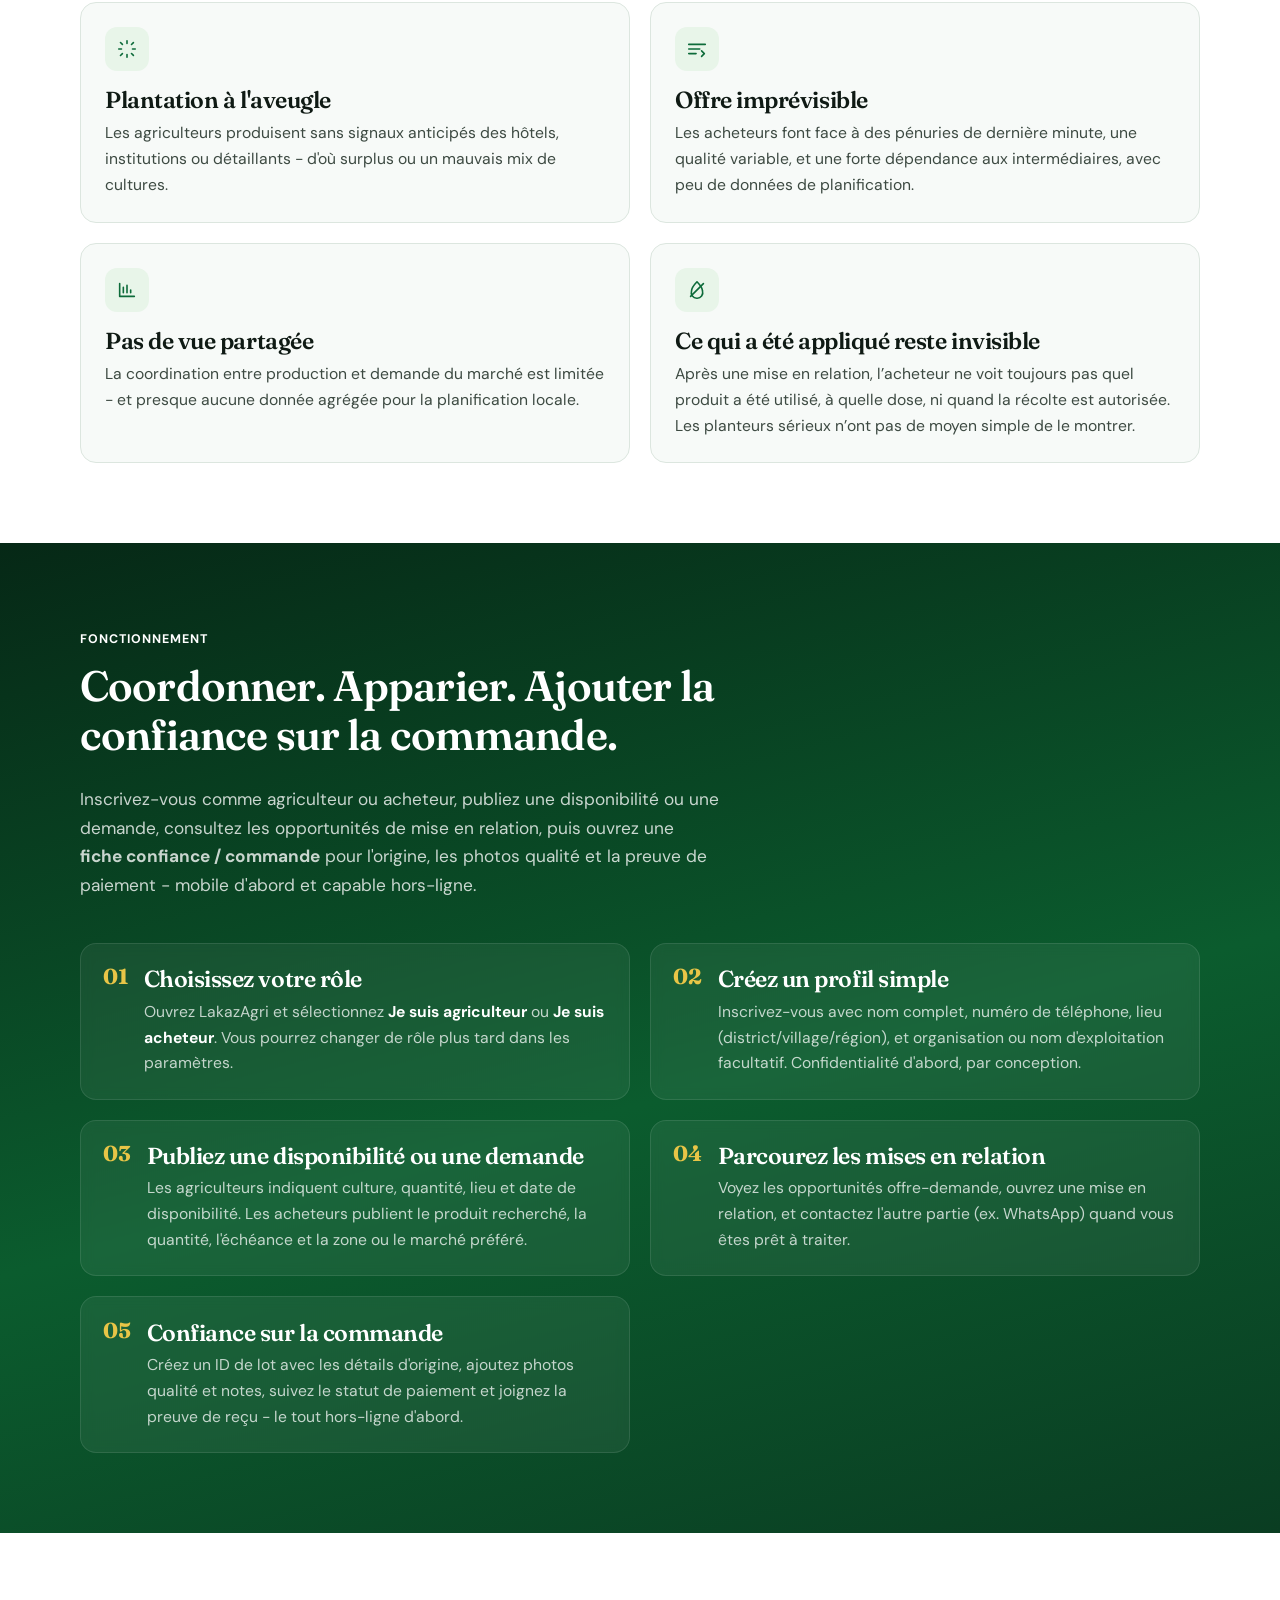
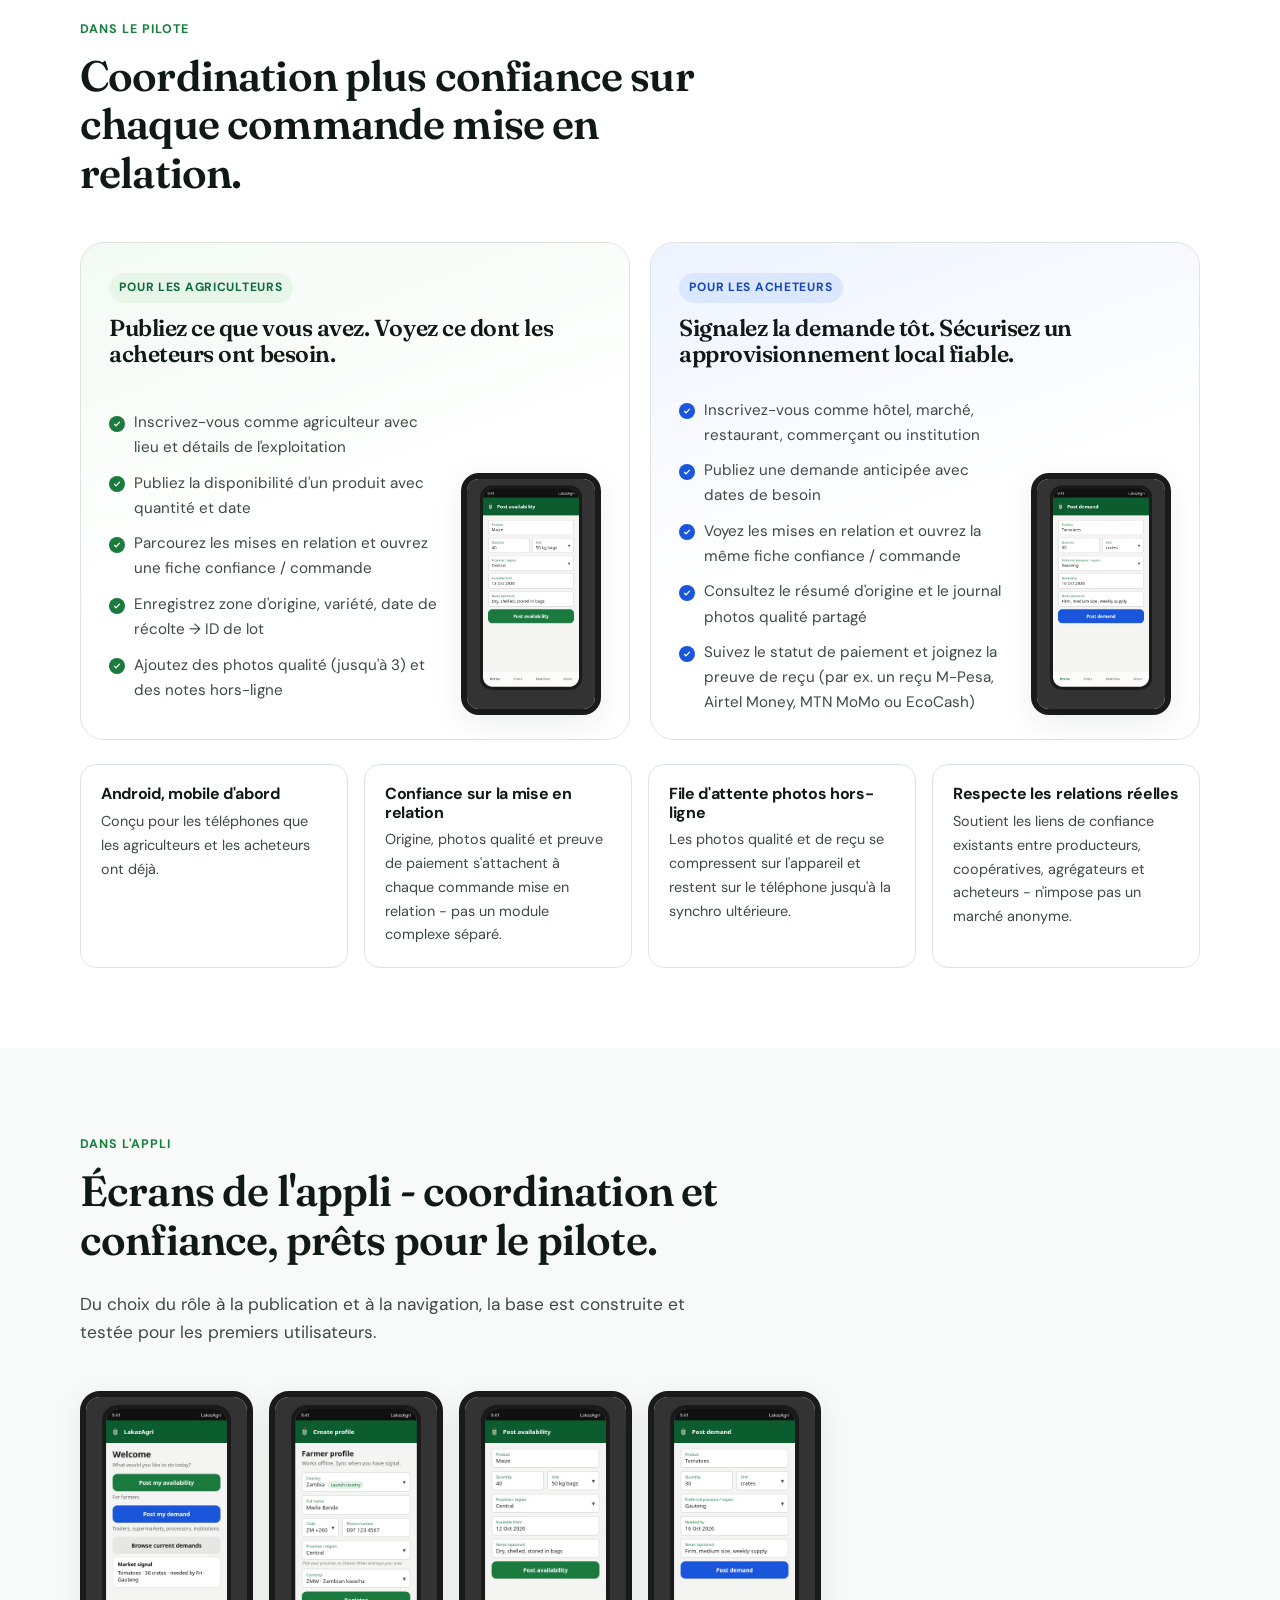
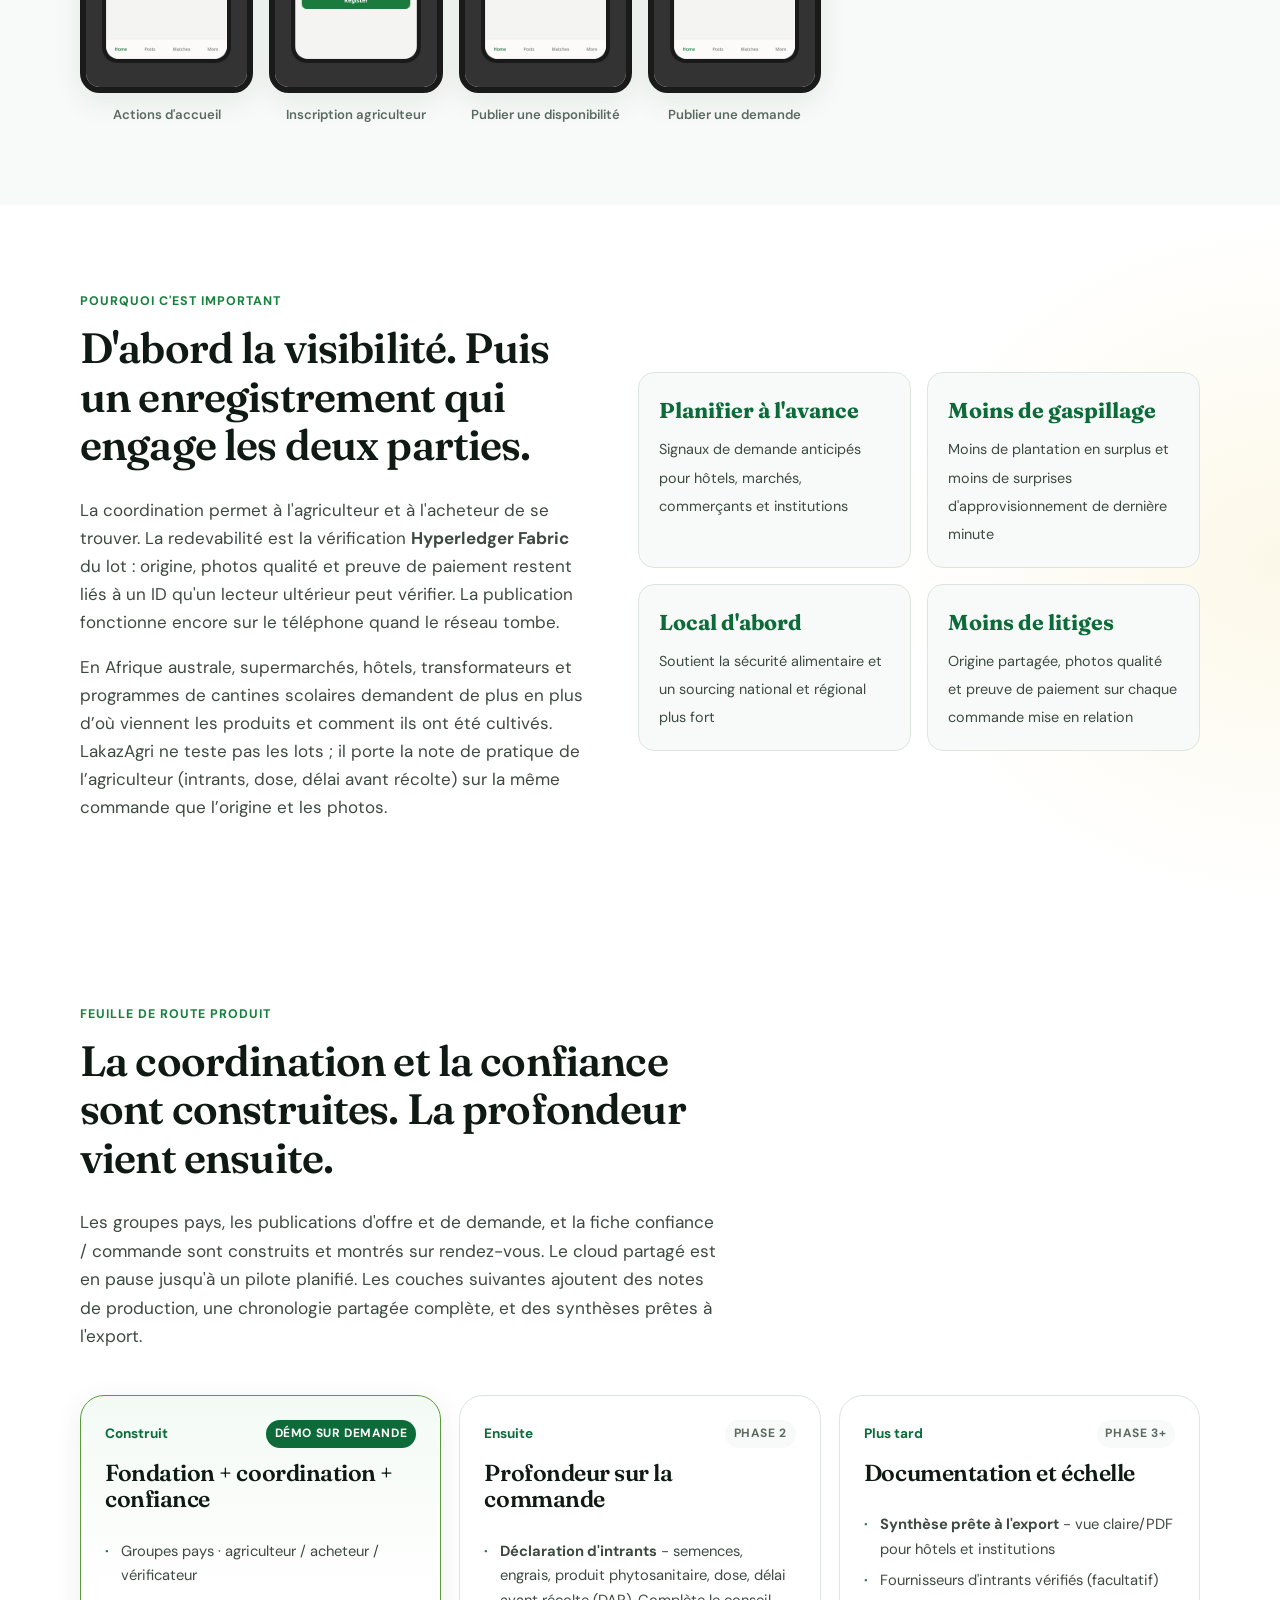
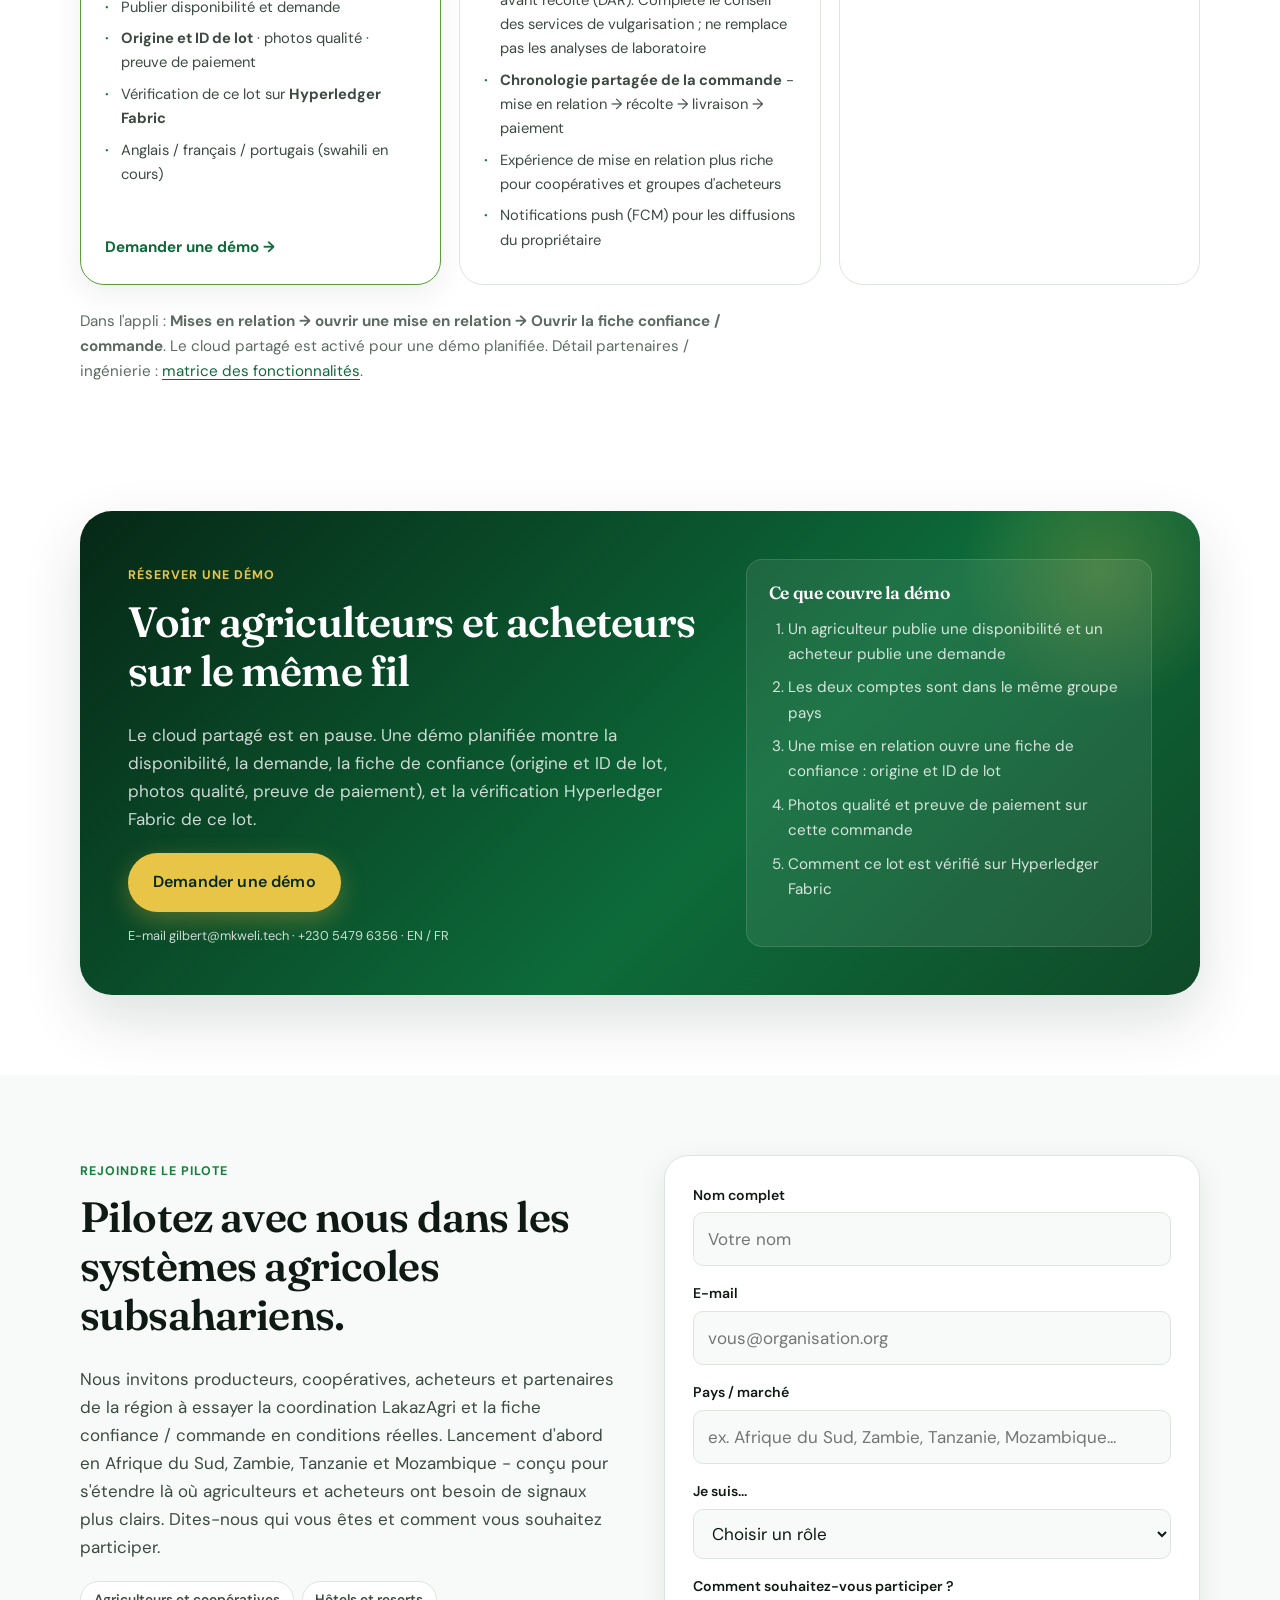
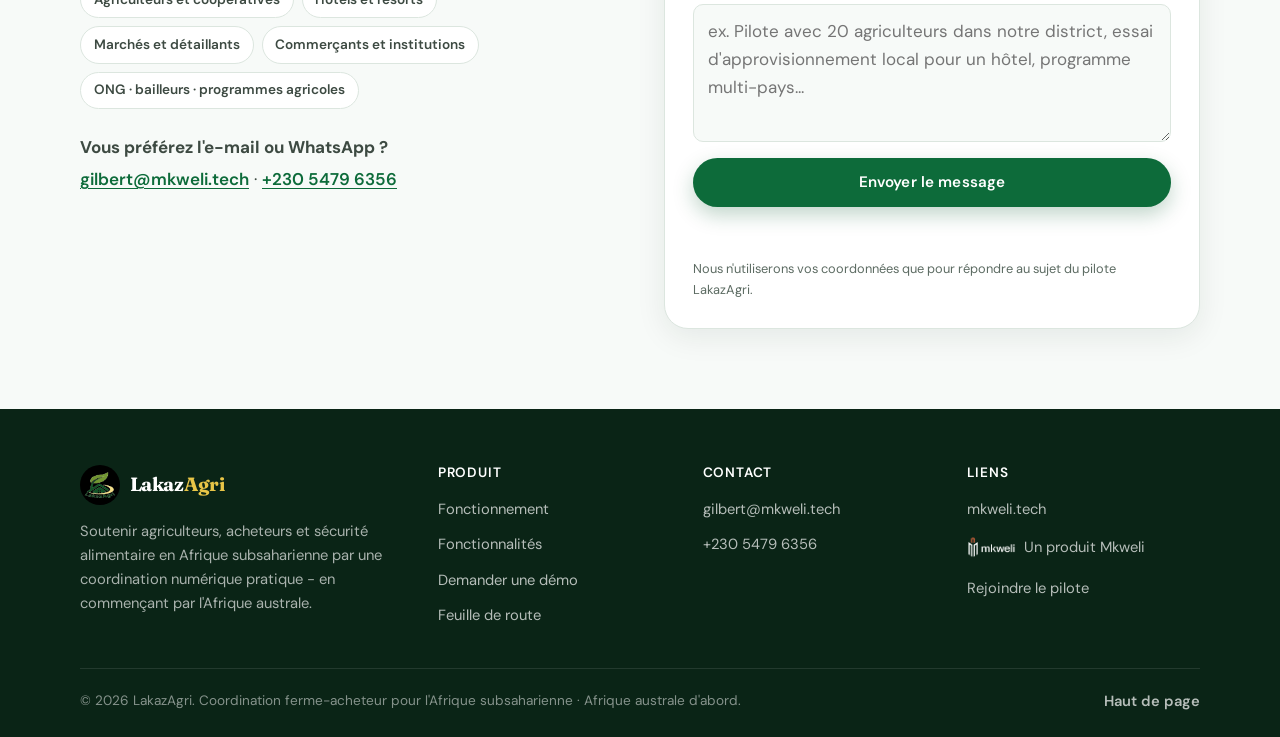
<file: fr.html>
<!DOCTYPE html>
<html lang="fr">
<head>
  <meta charset="UTF-8" />
  <meta name="viewport" content="width=device-width, initial-scale=1.0" />
  <title>LakazAgri - Appli ferme-acheteur pour l'Afrique subsaharienne | Agriculteurs, hôtels et marchés</title>
  <meta name="description" content="LakazAgri relie agriculteurs et acheteurs, puis tient les deux parties au même enregistrement de lot. La redevabilité est une vérification Hyperledger Fabric. Démo sur rendez-vous. Lancement d'abord en Afrique australe (SADC)." />
  <meta name="keywords" content="LakazAgri, agriculture Afrique subsaharienne, petits agriculteurs africains, ferme vers acheteur Afrique, appli ferme marché, chaîne d'approvisionnement agricole Afrique, agriculture intelligente Afrique, appli agricole hors-ligne, hôtels produits locaux Afrique, sécurité alimentaire Afrique, marché agricole Afrique, coopératives Afrique, agri-tech Afrique de l'Est, appli agricole Afrique de l'Ouest, agriculture Afrique australe, agri-tech SADC, appli agricole Afrique du Sud, appli agricole Zambie, appli agricole Tanzanie, appli agricole Mozambique, réduire les pertes post-récolte, signaux de demande acheteurs, connectivité rurale agriculture" />
  <meta name="author" content="LakazAgri" />
  <meta name="robots" content="index, follow, max-image-preview:large, max-snippet:-1, max-video-preview:-1" />
  <meta name="googlebot" content="index, follow" />
  <meta name="theme-color" content="#0B5C2E" />
  <meta name="geo.region" content="002" />
  <meta name="geo.placename" content="Afrique subsaharienne" />
  <meta name="language" content="French" />
  <meta name="coverage" content="Afrique subsaharienne" />
  <meta name="target" content="all" />
  <link rel="canonical" href="https://lakazagri.mkweli.tech/fr.html" />
  <link rel="alternate" hreflang="fr" href="https://lakazagri.mkweli.tech/fr.html" />
  <link rel="alternate" hreflang="en" href="https://lakazagri.mkweli.tech/" />
  <link rel="alternate" hreflang="x-default" href="https://lakazagri.mkweli.tech/" />

  <!-- Open Graph -->
  <meta property="og:site_name" content="LakazAgri" />
  <meta property="og:locale" content="fr_FR" />
  <meta property="og:locale:alternate" content="fr_SN" />
  <meta property="og:locale:alternate" content="fr_CI" />
  <meta property="og:locale:alternate" content="fr_CM" />
  <meta property="og:locale:alternate" content="en_GB" />
  <meta property="og:title" content="LakazAgri - Coordination ferme-acheteur pour l'Afrique subsaharienne" />
  <meta property="og:description" content="Coordination ferme-acheteur, avec redevabilité sur Hyperledger Fabric. Origine, photos qualité et preuve de paiement sur un lot vérifiable. Démo sur rendez-vous." />
  <meta property="og:type" content="website" />
  <meta property="og:url" content="https://lakazagri.mkweli.tech/fr.html" />
  <meta property="og:image" content="https://lakazagri.mkweli.tech/assets/og-image.jpg" />
  <meta property="og:image:secure_url" content="https://lakazagri.mkweli.tech/assets/og-image.jpg" />
  <meta property="og:image:type" content="image/jpeg" />
  <meta property="og:image:width" content="1200" />
  <meta property="og:image:height" content="630" />
  <meta property="og:image:alt" content="LakazAgri - coordination ferme-acheteur pour l'Afrique subsaharienne" />

  <!-- Twitter / X -->
  <meta name="twitter:card" content="summary_large_image" />
  <meta name="twitter:title" content="LakazAgri - Appli ferme-acheteur pour l'Afrique subsaharienne" />
  <meta name="twitter:description" content="Agriculteurs et acheteurs partagent le même lot. La redevabilité est une vérification Hyperledger Fabric. Démo sur rendez-vous." />
  <meta name="twitter:image" content="https://lakazagri.mkweli.tech/assets/og-image.jpg" />
  <meta name="twitter:image:alt" content="Appli de coordination agricole LakazAgri pour l'Afrique" />

  <link rel="icon" type="image/png" href="assets/logo-small.png" />
  <link rel="apple-touch-icon" href="assets/Logo.png" />
  <link rel="sitemap" type="application/xml" title="Sitemap" href="https://lakazagri.mkweli.tech/sitemap.xml" />
  <link rel="preconnect" href="https://fonts.googleapis.com" />
  <link rel="preconnect" href="https://fonts.gstatic.com" crossorigin />
  <link href="https://fonts.googleapis.com/css2?family=DM+Sans:ital,opsz,wght@0,9..40,400;0,9..40,500;0,9..40,600;0,9..40,700;1,9..40,400&family=Fraunces:opsz,wght@9..144,500;9..144,600;9..144,700&display=swap" rel="stylesheet" />
  <link rel="stylesheet" href="styles.css" />

  <script type="application/ld+json">
  {
    "@context": "https://schema.org",
    "@graph": [
      {
        "@type": "WebSite",
        "@id": "https://lakazagri.mkweli.tech/fr.html#website",
        "url": "https://lakazagri.mkweli.tech/fr.html",
        "name": "LakazAgri",
        "description": "Appli de coordination ferme-acheteur pour l'Afrique subsaharienne - relie les petits agriculteurs aux hôtels, marchés, commerçants et institutions. Lancement d'abord en Afrique australe (SADC).",
        "inLanguage": "fr",
        "publisher": { "@id": "https://lakazagri.mkweli.tech/#organization" }
      },
      {
        "@type": "Organization",
        "@id": "https://lakazagri.mkweli.tech/#organization",
        "name": "LakazAgri",
        "url": "https://lakazagri.mkweli.tech/",
        "logo": {
          "@type": "ImageObject",
          "url": "https://lakazagri.mkweli.tech/assets/Logo.png",
          "width": 500,
          "height": 500
        },
        "email": "gilbert@mkweli.tech",
        "telephone": "+230-5479-6356",
        "areaServed": {
          "@type": "Place",
          "name": "Afrique subsaharienne",
          "description": "Systèmes agroalimentaires d'Afrique subsaharienne, y compris l'Afrique de l'Est, de l'Ouest, centrale et australe"
        },
        "knowsAbout": [
          "Coordination ferme-acheteur",
          "Agriculture des petits exploitants",
          "Chaînes d'approvisionnement alimentaire",
          "Numérisation agricole",
          "Réduction des pertes post-récolte"
        ],
        "sameAs": [
          "https://mkweli.tech/",
          "https://github.com/gilbertbouic/lakazAgri"
        ]
      },
      {
        "@type": "SoftwareApplication",
        "@id": "https://lakazagri.mkweli.tech/fr.html#app",
        "name": "LakazAgri (coordination + confiance)",
        "applicationCategory": "BusinessApplication",
        "applicationSubCategory": "Agriculture",
        "operatingSystem": "Android",
        "offers": {
          "@type": "Offer",
          "price": "0",
          "priceCurrency": "USD"
        },
        "description": "Appli Android hors-ligne d'abord pour agriculteurs et acheteurs africains : publier disponibilité et demande, apparier les commandes, puis vérifier le lot sur Hyperledger Fabric. Conçu d'abord pour l'Afrique australe.",
        "url": "https://lakazagri.mkweli.tech/fr.html",
        "image": "https://lakazagri.mkweli.tech/assets/og-image.jpg",
        "author": { "@id": "https://lakazagri.mkweli.tech/#organization" },
        "countriesSupported": ["ZA", "ZM", "TZ", "MZ"],
        "featureList": [
          "Publication de disponibilité par les agriculteurs",
          "Signaux de demande des acheteurs",
          "Opportunités de mise en relation offre et demande",
          "Fiche confiance / commande : origine et ID de lot",
          "Vérification du lot sur Hyperledger Fabric",
          "Journal photos qualité (hors-ligne)",
          "Statut de paiement et preuve de reçu",
          "Conception hors-ligne d'abord pour la connectivité rurale",
          "Lancement d'abord en Afrique du Sud, Zambie, Tanzanie et Mozambique"
        ],
        "audience": {
          "@type": "Audience",
          "audienceType": "Petits agriculteurs, coopératives, hôtels, supermarchés, commerçants, institutions et programmes agricoles en Afrique subsaharienne"
        }
      },
      {
        "@type": "WebPage",
        "@id": "https://lakazagri.mkweli.tech/fr.html#webpage",
        "url": "https://lakazagri.mkweli.tech/fr.html",
        "name": "LakazAgri - Appli ferme-acheteur pour l'Afrique subsaharienne",
        "isPartOf": { "@id": "https://lakazagri.mkweli.tech/fr.html#website" },
        "about": { "@id": "https://lakazagri.mkweli.tech/fr.html#app" },
        "description": "Site officiel de LakazAgri - appli mobile gratuite qui relie les agriculteurs africains aux hôtels, marchés et institutions, avec fiches de confiance sur les mises en relation. Conçu pour les systèmes agricoles subsahariens, en commençant par l'Afrique australe.",
        "inLanguage": "fr",
        "primaryImageOfPage": {
          "@type": "ImageObject",
          "url": "https://lakazagri.mkweli.tech/assets/og-image.jpg"
        }
      }
    ]
  }
  </script>
</head>
<body>
  <a class="skip-link" href="#main">Aller au contenu</a>

  <header class="site-header" id="top">
    <div class="container nav-inner">
      <a class="brand" href="fr.html" aria-label="Accueil LakazAgri">
        <img src="assets/Logo.png" alt="Logo LakazAgri" width="44" height="44" class="brand-logo" />
        <span class="brand-text">Lakaz<span>Agri</span></span>
      </a>
      <nav class="nav" id="primary-nav" aria-label="Principal">
        <a href="#problem">Problème</a>
        <a href="#how-it-works">Fonctionnement</a>
        <a href="#features">Fonctionnalités</a>
        <a href="#app">L'appli</a>
        <a href="#roadmap">Feuille de route</a>
        <a href="#pilot">Rejoindre le pilote</a>
      </nav>
      <div class="nav-actions">
        <div class="lang-switch" aria-label="Langue">
          <a href="/" lang="en" hreflang="en">EN</a>
          <a href="fr.html" lang="fr" hreflang="fr" aria-current="true">FR</a>
        </div>
        <a class="btn btn-primary btn-sm" href="mailto:gilbert@mkweli.tech?subject=D%C3%A9mo%20LakazAgri">Demander une démo</a>
        <button class="nav-toggle" id="nav-toggle" aria-expanded="false" aria-controls="primary-nav" aria-label="Ouvrir le menu">
          <span></span><span></span><span></span>
        </button>
      </div>
    </div>
  </header>

  <main id="main">
    <section class="hero">
      <div class="hero-bg" aria-hidden="true"></div>
      <div class="container hero-grid">
        <div class="hero-copy">
          <div class="eyebrow">
            <span class="badge badge-hold">Démo sur rendez-vous</span>
            <span class="eyebrow-text">Afrique subsaharienne · Afrique australe (SADC) d'abord</span>
          </div>
          <h1>Un enregistrement qui engage <em>agriculteurs</em> et <em>acheteurs</em>.</h1>
          <p class="lead">
            LakazAgri apparie disponibilité et demande, puis rend la commande redevable.
            L'origine, les photos qualité et la preuve de paiement reposent sur un ID de lot.
            Ce lot est vérifié sur <strong>Hyperledger Fabric</strong>, un registre à permission, afin qu'aucune des parties ne puisse réécrire en douce ce qui a été convenu.
            Le téléphone garde une copie hors-ligne. Le cloud partagé est activé pour une démo planifiée.
          </p>
          <div class="hero-ctas">
            <a class="btn btn-primary btn-lg" href="mailto:gilbert@mkweli.tech?subject=D%C3%A9mo%20LakazAgri">Demander une démo</a>
            <a class="btn btn-ghost btn-lg" href="#pilot">Rejoindre le pilote</a>
          </div>
          <ul class="hero-proof">
            <li>
              <strong>Hyperledger</strong>
              <span>Vérification Fabric du lot</span>
            </li>
            <li>
              <strong>Hors-ligne d'abord</strong>
              <span>Fonctionne quand le réseau tombe</span>
            </li>
            <li>
              <strong>Prêt pour l'Afrique</strong>
              <span>Groupes pays · anglais, français, portugais</span>
            </li>
          </ul>
        </div>
        <div class="hero-visual">
          <div class="phone-stack">
            <figure class="phone phone-back">
              <img src="assets/screenshots/app-post-availability.jpg" alt="Écran de publication de disponibilité pour les agriculteurs" width="280" height="560" loading="eager" />
            </figure>
            <figure class="phone phone-front">
              <img src="assets/screenshots/app-welcome.jpg" alt="Accueil LakazAgri : publier une disponibilité ou une demande" width="280" height="560" loading="eager" />
            </figure>
          </div>
          <div class="floating-card card-farmer">
            <span class="dot green"></span>
            Les agriculteurs publient leur disponibilité
          </div>
          <div class="floating-card card-buyer">
            <span class="dot blue"></span>
            Les acheteurs publient la demande à l'avance
          </div>
        </div>
      </div>
    </section>

    <section class="trust-strip" aria-label="Public de la Phase 1">
      <div class="container">
        <p class="trust-label">Conçu pour les systèmes agroalimentaires d'Afrique subsaharienne</p>
        <ul class="trust-list">
          <li>Petits agriculteurs</li>
          <li>Coopératives agricoles</li>
          <li>Hôtels et resorts</li>
          <li>Marchés et détaillants</li>
          <li>Commerçants et agrégateurs</li>
          <li>Institutions et programmes</li>
        </ul>
      </div>
    </section>

    <section class="section problem" id="problem">
      <div class="container">
        <div class="section-head">
          <span class="section-tag">Le problème</span>
          <h2>Production et demande se rencontrent rarement à temps.</h2>
          <p>
            En Afrique subsaharienne, les petits exploitants plantent souvent sans visibilité claire de ce dont les acheteurs auront besoin.
            Hôtels, marchés et institutions peinent avec un approvisionnement local irrégulier. Le résultat : pertes post-récolte,
            revenus agricoles instables, et occasions manquées pour les systèmes alimentaires nationaux et régionaux.
          </p>
        </div>
        <div class="problem-grid">
          <article class="problem-card">
            <div class="icon-wrap" aria-hidden="true">
              <svg viewBox="0 0 24 24" fill="none"><path d="M12 3v3m0 12v3M4.9 4.9l2.1 2.1m9.9 9.9l2.1 2.1M3 12h3m12 0h3M4.9 19.1l2.1-2.1m9.9-9.9l2.1-2.1" stroke="currentColor" stroke-width="1.75" stroke-linecap="round"/></svg>
            </div>
            <h3>Plantation à l'aveugle</h3>
            <p>Les agriculteurs produisent sans signaux anticipés des hôtels, institutions ou détaillants - d'où surplus ou un mauvais mix de cultures.</p>
          </article>
          <article class="problem-card">
            <div class="icon-wrap" aria-hidden="true">
              <svg viewBox="0 0 24 24" fill="none"><path d="M3 7h18M3 12h12M3 17h8" stroke="currentColor" stroke-width="1.75" stroke-linecap="round"/><path d="M17 14l3 3-3 3" stroke="currentColor" stroke-width="1.75" stroke-linecap="round" stroke-linejoin="round"/></svg>
            </div>
            <h3>Offre imprévisible</h3>
            <p>Les acheteurs font face à des pénuries de dernière minute, une qualité variable, et une forte dépendance aux intermédiaires, avec peu de données de planification.</p>
          </article>
          <article class="problem-card">
            <div class="icon-wrap" aria-hidden="true">
              <svg viewBox="0 0 24 24" fill="none"><path d="M4 19V5m0 14h16M8 15V9m4 6V7m4 8v-3" stroke="currentColor" stroke-width="1.75" stroke-linecap="round" stroke-linejoin="round"/></svg>
            </div>
            <h3>Pas de vue partagée</h3>
            <p>La coordination entre production et demande du marché est limitée - et presque aucune donnée agrégée pour la planification locale.</p>
          </article>
          <article class="problem-card">
            <div class="icon-wrap" aria-hidden="true">
              <svg viewBox="0 0 24 24" fill="none"><path d="M12 3s6 6.2 6 10.2A6 6 0 0112 21a6 6 0 01-6-7.8C6 9.2 12 3 12 3z" stroke="currentColor" stroke-width="1.75" stroke-linejoin="round"/><path d="M5 19L19 5" stroke="currentColor" stroke-width="1.75" stroke-linecap="round"/></svg>
            </div>
            <h3>Ce qui a été appliqué reste invisible</h3>
            <p>Après une mise en relation, l’acheteur ne voit toujours pas quel produit a été utilisé, à quelle dose, ni quand la récolte est autorisée. Les planteurs sérieux n’ont pas de moyen simple de le montrer.</p>
          </article>
        </div>
      </div>
    </section>

    <section class="section how" id="how-it-works">
      <div class="container">
        <div class="section-head light">
          <span class="section-tag">Fonctionnement</span>
          <h2>Coordonner. Apparier. Ajouter la confiance sur la commande.</h2>
          <p>
            Inscrivez-vous comme agriculteur ou acheteur, publiez une disponibilité ou une demande, consultez les opportunités de mise en relation, puis ouvrez une
            <strong>fiche confiance / commande</strong> pour l'origine, les photos qualité et la preuve de paiement - mobile d'abord et capable hors-ligne.
          </p>
        </div>
        <ol class="steps">
          <li class="step">
            <span class="step-num">01</span>
            <div>
              <h3>Choisissez votre rôle</h3>
              <p>Ouvrez LakazAgri et sélectionnez <strong>Je suis agriculteur</strong> ou <strong>Je suis acheteur</strong>. Vous pourrez changer de rôle plus tard dans les paramètres.</p>
            </div>
          </li>
          <li class="step">
            <span class="step-num">02</span>
            <div>
              <h3>Créez un profil simple</h3>
              <p>Inscrivez-vous avec nom complet, numéro de téléphone, lieu (district/village/région), et organisation ou nom d'exploitation facultatif. Confidentialité d'abord, par conception.</p>
            </div>
          </li>
          <li class="step">
            <span class="step-num">03</span>
            <div>
              <h3>Publiez une disponibilité ou une demande</h3>
              <p>Les agriculteurs indiquent culture, quantité, lieu et date de disponibilité. Les acheteurs publient le produit recherché, la quantité, l'échéance et la zone ou le marché préféré.</p>
            </div>
          </li>
          <li class="step">
            <span class="step-num">04</span>
            <div>
              <h3>Parcourez les mises en relation</h3>
              <p>Voyez les opportunités offre-demande, ouvrez une mise en relation, et contactez l'autre partie (ex. WhatsApp) quand vous êtes prêt à traiter.</p>
            </div>
          </li>
          <li class="step">
            <span class="step-num">05</span>
            <div>
              <h3>Confiance sur la commande</h3>
              <p>Créez un ID de lot avec les détails d'origine, ajoutez photos qualité et notes, suivez le statut de paiement et joignez la preuve de reçu - le tout hors-ligne d'abord.</p>
            </div>
          </li>
        </ol>
      </div>
    </section>

    <section class="section features" id="features">
      <div class="container">
        <div class="section-head">
          <span class="section-tag">Dans le pilote</span>
          <h2>Coordination plus confiance sur chaque commande mise en relation.</h2>
        </div>
        <div class="feature-split">
          <article class="feature-panel farmer">
            <header>
              <span class="panel-badge green">Pour les agriculteurs</span>
              <h3>Publiez ce que vous avez. Voyez ce dont les acheteurs ont besoin.</h3>
            </header>
            <ul class="check-list">
              <li>Inscrivez-vous comme agriculteur avec lieu et détails de l'exploitation</li>
              <li>Publiez la disponibilité d'un produit avec quantité et date</li>
              <li>Parcourez les mises en relation et ouvrez une fiche confiance / commande</li>
              <li>Enregistrez zone d'origine, variété, date de récolte → ID de lot</li>
              <li>Ajoutez des photos qualité (jusqu'à 3) et des notes hors-ligne</li>
            </ul>
            <figure class="panel-shot">
              <img src="assets/screenshots/app-post-availability.jpg" alt="Formulaire de publication de disponibilité agriculteur" width="240" height="480" loading="lazy" />
            </figure>
          </article>
          <article class="feature-panel buyer">
            <header>
              <span class="panel-badge blue">Pour les acheteurs</span>
              <h3>Signalez la demande tôt. Sécurisez un approvisionnement local fiable.</h3>
            </header>
            <ul class="check-list">
              <li>Inscrivez-vous comme hôtel, marché, restaurant, commerçant ou institution</li>
              <li>Publiez une demande anticipée avec dates de besoin</li>
              <li>Voyez les mises en relation et ouvrez la même fiche confiance / commande</li>
              <li>Consultez le résumé d'origine et le journal photos qualité partagé</li>
              <li>Suivez le statut de paiement et joignez la preuve de reçu (par ex. un reçu M-Pesa, Airtel Money, MTN MoMo ou EcoCash)</li>
            </ul>
            <figure class="panel-shot">
              <img src="assets/screenshots/app-post-demand.jpg" alt="Formulaire de publication de demande acheteur" width="240" height="480" loading="lazy" />
            </figure>
          </article>
        </div>

        <div class="feature-grid">
          <article class="mini-feature">
            <h4>Android, mobile d'abord</h4>
            <p>Conçu pour les téléphones que les agriculteurs et les acheteurs ont déjà.</p>
          </article>
          <article class="mini-feature">
            <h4>Confiance sur la mise en relation</h4>
            <p>Origine, photos qualité et preuve de paiement s'attachent à chaque commande mise en relation - pas un module complexe séparé.</p>
          </article>
          <article class="mini-feature">
            <h4>File d'attente photos hors-ligne</h4>
            <p>Les photos qualité et de reçu se compressent sur l'appareil et restent sur le téléphone jusqu'à la synchro ultérieure.</p>
          </article>
          <article class="mini-feature">
            <h4>Respecte les relations réelles</h4>
            <p>Soutient les liens de confiance existants entre producteurs, coopératives, agrégateurs et acheteurs - n'impose pas un marché anonyme.</p>
          </article>
        </div>
      </div>
    </section>

    <section class="section app-gallery" id="app">
      <div class="container">
        <div class="section-head">
          <span class="section-tag">Dans l'appli</span>
          <h2>Écrans de l'appli - coordination et confiance, prêts pour le pilote.</h2>
          <p>Du choix du rôle à la publication et à la navigation, la base est construite et testée pour les premiers utilisateurs.</p>
        </div>
        <div class="gallery" role="list">
          <figure class="gallery-item" role="listitem">
            <img src="assets/screenshots/app-welcome.jpg" alt="Écran d'accueil : publier une disponibilité, une demande ou parcourir les demandes" width="220" height="440" loading="lazy" />
            <figcaption>Actions d'accueil</figcaption>
          </figure>
          <figure class="gallery-item" role="listitem">
            <img src="assets/screenshots/app-farmer-registration.jpg" alt="Formulaire d'inscription agriculteur" width="220" height="440" loading="lazy" />
            <figcaption>Inscription agriculteur</figcaption>
          </figure>
          <figure class="gallery-item" role="listitem">
            <img src="assets/screenshots/app-post-availability.jpg" alt="Formulaire de publication de disponibilité pour les agriculteurs" width="220" height="440" loading="lazy" />
            <figcaption>Publier une disponibilité</figcaption>
          </figure>
          <figure class="gallery-item" role="listitem">
            <img src="assets/screenshots/app-post-demand.jpg" alt="Formulaire de publication de demande pour les acheteurs" width="220" height="440" loading="lazy" />
            <figcaption>Publier une demande</figcaption>
          </figure>
        </div>
      </div>
    </section>

    <section class="section outcomes">
      <div class="container outcomes-grid">
        <div class="outcomes-copy">
          <span class="section-tag">Pourquoi c'est important</span>
          <h2>D'abord la visibilité. Puis un enregistrement qui engage les deux parties.</h2>
          <p>
            La coordination permet à l'agriculteur et à l'acheteur de se trouver. La redevabilité est la vérification <strong>Hyperledger Fabric</strong> du lot :
            origine, photos qualité et preuve de paiement restent liés à un ID qu'un lecteur ultérieur peut vérifier.
            La publication fonctionne encore sur le téléphone quand le réseau tombe.
          </p>
          <p>
            En Afrique australe, supermarchés, hôtels, transformateurs et programmes de cantines scolaires demandent de plus en plus d’où viennent les produits et comment ils ont été cultivés.
            LakazAgri ne teste pas les lots&nbsp;; il porte la note de pratique de l’agriculteur (intrants, dose, délai avant récolte) sur la même commande que l’origine et les photos.
          </p>
        </div>
        <ul class="outcome-stats">
          <li>
            <span class="stat">Planifier à l'avance</span>
            <span class="stat-desc">Signaux de demande anticipés pour hôtels, marchés, commerçants et institutions</span>
          </li>
          <li>
            <span class="stat">Moins de gaspillage</span>
            <span class="stat-desc">Moins de plantation en surplus et moins de surprises d'approvisionnement de dernière minute</span>
          </li>
          <li>
            <span class="stat">Local d'abord</span>
            <span class="stat-desc">Soutient la sécurité alimentaire et un sourcing national et régional plus fort</span>
          </li>
          <li>
            <span class="stat">Moins de litiges</span>
            <span class="stat-desc">Origine partagée, photos qualité et preuve de paiement sur chaque commande mise en relation</span>
          </li>
        </ul>
      </div>
    </section>

    <section class="section roadmap" id="roadmap">
      <div class="container">
        <div class="section-head">
          <span class="section-tag">Feuille de route produit</span>
          <h2>La coordination et la confiance sont construites. La profondeur vient ensuite.</h2>
          <p>
            Les groupes pays, les publications d'offre et de demande, et la fiche confiance / commande sont construits et montrés sur rendez-vous.
            Le cloud partagé est en pause jusqu'à un pilote planifié. Les couches suivantes ajoutent des notes de production, une chronologie partagée complète, et des synthèses prêtes à l'export.
          </p>
        </div>
        <div class="roadmap-track">
          <article class="roadmap-card current">
            <div class="rm-top">
              <span class="rm-phase">Construit</span>
              <span class="rm-status">Démo sur demande</span>
            </div>
            <h3>Fondation + coordination + confiance</h3>
            <ul>
              <li>Groupes pays · agriculteur / acheteur / vérificateur</li>
              <li>Publier disponibilité et demande</li>
              <li><strong>Origine et ID de lot</strong> · photos qualité · preuve de paiement</li>
              <li>Vérification de ce lot sur <strong>Hyperledger Fabric</strong></li>
              <li>Anglais / français / portugais (swahili en cours)</li>
            </ul>
            <a class="text-link" href="mailto:gilbert@mkweli.tech?subject=D%C3%A9mo%20LakazAgri">Demander une démo →</a>
          </article>
          <article class="roadmap-card">
            <div class="rm-top">
              <span class="rm-phase">Ensuite</span>
              <span class="rm-status">Phase 2</span>
            </div>
            <h3>Profondeur sur la commande</h3>
            <ul>
              <li><strong>Déclaration d'intrants</strong> - semences, engrais, produit phytosanitaire, dose, délai avant récolte (DAR). Complète le conseil des services de vulgarisation&nbsp;; ne remplace pas les analyses de laboratoire</li>
              <li><strong>Chronologie partagée de la commande</strong> - mise en relation → récolte → livraison → paiement</li>
              <li>Expérience de mise en relation plus riche pour coopératives et groupes d'acheteurs</li>
              <li>Notifications push (FCM) pour les diffusions du propriétaire</li>
            </ul>
          </article>
          <article class="roadmap-card">
            <div class="rm-top">
              <span class="rm-phase">Plus tard</span>
              <span class="rm-status">Phase 3+</span>
            </div>
            <h3>Documentation et échelle</h3>
            <ul>
              <li><strong>Synthèse prête à l'export</strong> - vue claire/PDF pour hôtels et institutions</li>
              <li>Fournisseurs d'intrants vérifiés (facultatif)</li>
            </ul>
          </article>
        </div>
        <p class="roadmap-note" style="margin-top:1.5rem;color:var(--muted);font-size:0.95rem;max-width:42rem;">
          Dans l'appli : <strong>Mises en relation → ouvrir une mise en relation → Ouvrir la fiche confiance / commande</strong>.
          Le cloud partagé est activé pour une démo planifiée.
          Détail partenaires / ingénierie : <a href="docs/TRUST_LAYER_FEATURE_MATRIX.md">matrice des fonctionnalités</a>.
        </p>
      </div>
    </section>

    <section class="section download" id="download">
      <div class="container download-card">
        <div class="download-copy">
          <span class="section-tag on-dark">Réserver une démo</span>
          <h2>Voir agriculteurs et acheteurs sur le même fil</h2>
          <p>
            Le cloud partagé est en pause. Une démo planifiée montre la disponibilité, la demande,
            la fiche de confiance (origine et ID de lot, photos qualité, preuve de paiement),
            et la vérification Hyperledger Fabric de ce lot.
          </p>
          <div class="download-actions">
            <a class="btn btn-accent btn-lg" href="mailto:gilbert@mkweli.tech?subject=D%C3%A9mo%20LakazAgri">Demander une démo</a>
            <p class="fine-print">E-mail gilbert@mkweli.tech · +230 5479 6356 · EN / FR</p>
          </div>
        </div>
        <div class="download-side">
          <div class="install-steps">
            <h3>Ce que couvre la démo</h3>
            <ol>
              <li>Un agriculteur publie une disponibilité et un acheteur publie une demande</li>
              <li>Les deux comptes sont dans le même groupe pays</li>
              <li>Une mise en relation ouvre une fiche de confiance : origine et ID de lot</li>
              <li>Photos qualité et preuve de paiement sur cette commande</li>
              <li>Comment ce lot est vérifié sur Hyperledger Fabric</li>
            </ol>
          </div>
        </div>
      </div>
    </section>

    <section class="section pilot" id="pilot">
      <div class="container">
        <div class="pilot-grid">
          <div>
            <span class="section-tag">Rejoindre le pilote</span>
            <h2>Pilotez avec nous dans les systèmes agricoles subsahariens.</h2>
            <p>
              Nous invitons producteurs, coopératives, acheteurs et partenaires de la région à essayer la coordination LakazAgri et la fiche confiance / commande en conditions réelles.
              Lancement d'abord en Afrique du Sud, Zambie, Tanzanie et Mozambique - conçu pour s'étendre là où agriculteurs et acheteurs ont besoin de signaux plus clairs.
              Dites-nous qui vous êtes et comment vous souhaitez participer.
            </p>
            <ul class="audience-pills">
              <li>Agriculteurs et coopératives</li>
              <li>Hôtels et resorts</li>
              <li>Marchés et détaillants</li>
              <li>Commerçants et institutions</li>
              <li>ONG · bailleurs · programmes agricoles</li>
            </ul>
            <div class="contact-inline">
              <p><strong>Vous préférez l'e-mail ou WhatsApp ?</strong></p>
              <p>
                <a href="mailto:gilbert@mkweli.tech">gilbert@mkweli.tech</a>
                ·
                <a href="tel:+23054796356">+230 5479 6356</a>
              </p>
            </div>
          </div>
          <form class="pilot-form" id="pilot-form" novalidate>
            <div class="form-row">
              <label for="name">Nom complet</label>
              <input type="text" id="name" name="name" autocomplete="name" required placeholder="Votre nom" />
            </div>
            <div class="form-row">
              <label for="email">E-mail</label>
              <input type="email" id="email" name="email" autocomplete="email" required placeholder="vous@organisation.org" />
            </div>
            <div class="form-row">
              <label for="country">Pays / marché</label>
              <input type="text" id="country" name="country" autocomplete="country-name" required placeholder="ex. Afrique du Sud, Zambie, Tanzanie, Mozambique..." />
            </div>
            <div class="form-row">
              <label for="role">Je suis...</label>
              <select id="role" name="role" required>
                <option value="" disabled selected>Choisir un rôle</option>
                <option value="farmer">Agriculteur / producteur</option>
                <option value="coop">Coopérative / association</option>
                <option value="hotel">Hôtel / resort</option>
                <option value="supermarket">Marché / supermarché / détaillant</option>
                <option value="trader">Commerçant / agrégateur</option>
                <option value="institution">Institution / restaurant</option>
                <option value="partner">Partenaire de programme / ONG / bailleur</option>
                <option value="other">Autre</option>
              </select>
            </div>
            <div class="form-row">
              <label for="message">Comment souhaitez-vous participer ?</label>
              <textarea id="message" name="message" rows="4" required placeholder="ex. Pilote avec 20 agriculteurs dans notre district, essai d'approvisionnement local pour un hôtel, programme multi-pays..."></textarea>
            </div>
            <button type="submit" class="btn btn-primary btn-block">Envoyer le message</button>
            <p class="form-status" id="form-status" role="status" aria-live="polite"></p>
            <p class="fine-print">Nous n'utiliserons vos coordonnées que pour répondre au sujet du pilote LakazAgri.</p>
          </form>
        </div>
      </div>
    </section>
  </main>

  <footer class="site-footer">
    <div class="container footer-grid">
      <div class="footer-brand">
        <a class="brand" href="fr.html">
          <img src="assets/Logo.png" alt="Logo LakazAgri" width="40" height="40" class="brand-logo" />
          <span class="brand-text">Lakaz<span>Agri</span></span>
        </a>
        <p>Soutenir agriculteurs, acheteurs et sécurité alimentaire en Afrique subsaharienne par une coordination numérique pratique - en commençant par l'Afrique australe.</p>
      </div>
      <div>
        <h4>Produit</h4>
        <ul>
          <li><a href="#how-it-works">Fonctionnement</a></li>
          <li><a href="#features">Fonctionnalités</a></li>
          <li><a href="mailto:gilbert@mkweli.tech?subject=D%C3%A9mo%20LakazAgri">Demander une démo</a></li>
          <li><a href="#roadmap">Feuille de route</a></li>
        </ul>
      </div>
      <div>
        <h4>Contact</h4>
        <ul>
          <li><a href="mailto:gilbert@mkweli.tech">gilbert@mkweli.tech</a></li>
          <li><a href="tel:+23054796356">+230 5479 6356</a></li>
        </ul>
      </div>
      <div>
        <h4>Liens</h4>
        <ul>
          <li><a href="https://mkweli.tech/" rel="noopener noreferrer" target="_blank">mkweli.tech</a></li>
          <li class="mkweli-parent">
            <a href="https://mkweli.tech/" rel="noopener noreferrer" target="_blank" class="mkweli-parent-link">
              <img src="assets/mkweli-logo-on-dark.png" alt="Mkweli" height="22" class="mkweli-parent-logo" />
              <span>Un produit Mkweli</span>
            </a>
          </li>
          <li><a href="#pilot">Rejoindre le pilote</a></li>
        </ul>
      </div>
    </div>
    <div class="container footer-bottom">
      <p>© <span id="year">2026</span> LakazAgri. Coordination ferme-acheteur pour l'Afrique subsaharienne · Afrique australe d'abord.</p>
      <p class="visit-counter" id="visit-counter" data-counter="mkweli-tech/lakazagri" hidden>Visites : <span class="visit-count"></span></p>
      <a href="#top" class="back-top">Haut de page</a>
    </div>
  </footer>

  <script src="script.js"></script>
  <script src="visit-counter.js" defer></script>
</body>
</html>
</file>
<file: styles.css>
/* =========================================================
   LakazAgri Phase 1 - Marketing site
   Brand: deep greens + leaf green + gold accent (logo)
   ========================================================= */

:root {
  --green-950: #062816;
  --green-900: #0b5c2e;
  --green-800: #0d6b3a;
  --green-700: #16803d;
  --green-600: #1b7a3d;
  --green-500: #2f9e4b;
  --green-400: #5a9a3c;
  --green-100: #e8f5e9;
  --green-50: #f3faf4;

  --blue-700: #1546b8;
  --blue-600: #1a56db;
  --blue-50: #eef3ff;

  --gold-500: #d4af37;
  --gold-400: #e8c547;
  --gold-100: #fbf4d8;

  --ink: #0f1a14;
  --ink-soft: #3d4a42;
  --muted: #5c6b62;
  --line: #dce6df;
  --surface: #ffffff;
  --surface-2: #f7faf8;
  --surface-dark: #0a2416;

  --radius-sm: 10px;
  --radius: 16px;
  --radius-lg: 24px;
  --radius-xl: 32px;

  --shadow-sm: 0 1px 2px rgba(6, 40, 22, 0.06);
  --shadow: 0 8px 30px rgba(6, 40, 22, 0.08);
  --shadow-lg: 0 24px 60px rgba(6, 40, 22, 0.14);

  --font: "DM Sans", system-ui, -apple-system, sans-serif;
  --display: "Fraunces", Georgia, "Times New Roman", serif;

  --container: 1120px;
  --header-h: 72px;
}

/* Reset & base */
*, *::before, *::after { box-sizing: border-box; }
html { scroll-behavior: smooth; overflow-x: clip; }
body {
  margin: 0;
  font-family: var(--font);
  font-size: 1.0625rem;
  line-height: 1.65;
  color: var(--ink);
  background: var(--surface);
  overflow-wrap: break-word;
  -webkit-font-smoothing: antialiased;
}
img { max-width: 100%; height: auto; display: block; }
a { color: var(--green-800); text-decoration-thickness: 1px; text-underline-offset: 3px; }
a:hover { color: var(--green-600); }
h1, h2, h3, h4 {
  font-family: var(--display);
  font-weight: 600;
  line-height: 1.15;
  letter-spacing: -0.02em;
  color: var(--ink);
  margin: 0 0 0.6em;
}
h1 { font-size: clamp(2.35rem, 5vw, 3.6rem); }
h2 { font-size: clamp(1.85rem, 3.5vw, 2.65rem); }
h3 { font-size: clamp(1.2rem, 2vw, 1.45rem); }
p { margin: 0 0 1em; color: var(--ink-soft); }
ul, ol { margin: 0; padding: 0; }
button, input, select, textarea { font: inherit; }
.container {
  width: min(100% - 2rem, var(--container));
  margin-inline: auto;
}
.skip-link {
  position: absolute;
  left: -9999px;
  top: 0;
  background: var(--green-900);
  color: #fff;
  padding: 0.75rem 1rem;
  z-index: 1000;
}
.skip-link:focus { left: 1rem; top: 1rem; }

/* Buttons */
.btn {
  display: inline-flex;
  align-items: center;
  justify-content: center;
  gap: 0.5rem;
  border: 1px solid transparent;
  border-radius: 999px;
  font-weight: 600;
  font-size: 0.95rem;
  letter-spacing: 0.01em;
  padding: 0.7rem 1.25rem;
  cursor: pointer;
  text-decoration: none;
  transition: transform 0.15s ease, box-shadow 0.15s ease, background 0.15s ease, color 0.15s ease;
  white-space: nowrap;
}
.btn:hover { text-decoration: none; transform: translateY(-1px); }
.btn:active { transform: translateY(0); }
.btn-sm { padding: 0.55rem 1rem; font-size: 0.875rem; }
.btn-lg { padding: 0.95rem 1.5rem; font-size: 1rem; }
.btn-block { width: 100%; }
.btn-primary {
  background: var(--green-800);
  color: #fff;
  box-shadow: 0 8px 20px rgba(11, 92, 46, 0.25);
}
.btn-primary:hover { background: var(--green-700); color: #fff; }
.btn-ghost {
  background: transparent;
  color: var(--green-900);
  border-color: var(--line);
}
.btn-ghost:hover { background: var(--green-50); color: var(--green-900); border-color: var(--green-400); }
.btn-accent {
  background: var(--gold-400);
  color: var(--green-950);
  box-shadow: 0 8px 24px rgba(212, 175, 55, 0.35);
}
.btn-accent:hover { background: var(--gold-500); color: var(--green-950); }

/* Header */
.site-header {
  position: sticky;
  top: 0;
  z-index: 100;
  height: var(--header-h);
  background: rgba(255, 255, 255, 0.88);
  backdrop-filter: blur(14px);
  border-bottom: 1px solid transparent;
  transition: border-color 0.2s ease, box-shadow 0.2s ease;
}
.site-header.scrolled {
  border-bottom-color: var(--line);
  box-shadow: var(--shadow-sm);
}
.nav-inner {
  height: 100%;
  display: flex;
  align-items: center;
  gap: 1.5rem;
}
.brand {
  display: inline-flex;
  align-items: center;
  gap: 0.6rem;
  text-decoration: none;
  color: var(--ink);
  flex-shrink: 0;
}
.brand:hover { color: var(--ink); }
.brand-logo {
  width: 40px;
  height: 40px;
  object-fit: contain;
  border-radius: 50%;
  background: #000;
}
.brand-text {
  font-family: var(--display);
  font-weight: 700;
  font-size: 1.2rem;
  letter-spacing: -0.02em;
}
.brand-text span { color: var(--green-700); }
.nav {
  display: flex;
  align-items: center;
  gap: 0.15rem 1.15rem;
  margin-left: auto;
}
.nav a {
  color: var(--ink-soft);
  text-decoration: none;
  font-size: 0.92rem;
  font-weight: 500;
  padding: 0.35rem 0;
}
.nav a:hover { color: var(--green-800); }
.nav-actions { display: flex; align-items: center; gap: 0.75rem; }
.lang-switch {
  display: inline-flex;
  align-items: center;
  gap: 0.15rem;
  flex-shrink: 0;
  font-size: 0.78rem;
  font-weight: 700;
  letter-spacing: 0.04em;
}
.lang-switch a {
  color: var(--muted);
  text-decoration: none;
  padding: 0.28rem 0.4rem;
  border-radius: 8px;
}
.lang-switch a:hover,
.lang-switch a[aria-current="true"] { color: var(--ink); }
.lang-switch a[aria-current="true"] { background: var(--green-50); }
.nav-toggle {
  display: none;
  width: 42px;
  height: 42px;
  border: 1px solid var(--line);
  border-radius: 12px;
  background: #fff;
  flex-direction: column;
  align-items: center;
  justify-content: center;
  gap: 5px;
  cursor: pointer;
  padding: 0;
}
.nav-toggle span {
  display: block;
  width: 18px;
  height: 2px;
  background: var(--ink);
  border-radius: 2px;
  transition: transform 0.2s ease, opacity 0.2s ease;
}
.nav-toggle[aria-expanded="true"] span:nth-child(1) { transform: translateY(7px) rotate(45deg); }
.nav-toggle[aria-expanded="true"] span:nth-child(2) { opacity: 0; }
.nav-toggle[aria-expanded="true"] span:nth-child(3) { transform: translateY(-7px) rotate(-45deg); }

/* Hero */
.hero {
  position: relative;
  padding: 3.5rem 0 4.5rem;
  overflow: hidden;
}
.hero-bg {
  position: absolute;
  inset: 0;
  background:
    radial-gradient(ellipse 80% 60% at 85% 15%, rgba(232, 197, 71, 0.18), transparent 55%),
    radial-gradient(ellipse 70% 50% at 10% 80%, rgba(90, 154, 60, 0.12), transparent 50%),
    linear-gradient(180deg, var(--green-50) 0%, #fff 70%);
  z-index: -1;
}
.hero-grid {
  display: grid;
  grid-template-columns: 1.05fr 0.95fr;
  gap: 3rem;
  align-items: center;
}
.eyebrow {
  display: flex;
  flex-wrap: wrap;
  align-items: center;
  gap: 0.75rem;
  margin-bottom: 1.25rem;
}
.badge {
  display: inline-flex;
  align-items: center;
  gap: 0.4rem;
  font-size: 0.78rem;
  font-weight: 700;
  text-transform: uppercase;
  letter-spacing: 0.06em;
  padding: 0.35rem 0.7rem;
  border-radius: 999px;
}
.badge-live {
  background: var(--green-100);
  color: var(--green-800);
}
.badge-live::before {
  content: "";
  width: 7px;
  height: 7px;
  border-radius: 50%;
  background: var(--green-500);
  box-shadow: 0 0 0 3px rgba(47, 158, 75, 0.25);
  animation: pulse 2s ease infinite;
}
.badge-hold {
  background: var(--green-100);
  color: var(--green-800);
}
@keyframes pulse {
  0%, 100% { box-shadow: 0 0 0 3px rgba(47, 158, 75, 0.25); }
  50% { box-shadow: 0 0 0 6px rgba(47, 158, 75, 0.08); }
}
.eyebrow-text {
  font-size: 0.9rem;
  color: var(--muted);
  font-weight: 500;
}
.hero h1 em {
  font-style: normal;
  color: var(--green-800);
  background: linear-gradient(120deg, var(--green-800), var(--green-400));
  -webkit-background-clip: text;
  background-clip: text;
  -webkit-text-fill-color: transparent;
}
.lead {
  font-size: 1.125rem;
  max-width: 36rem;
  margin-bottom: 1.75rem;
}
.hero-ctas {
  display: flex;
  flex-wrap: wrap;
  gap: 0.75rem;
  margin-bottom: 2rem;
}
.hero-proof {
  list-style: none;
  display: grid;
  grid-template-columns: repeat(3, minmax(0, 1fr));
  gap: 1rem;
  padding-top: 1.25rem;
  border-top: 1px solid var(--line);
}
.hero-proof li {
  display: flex;
  flex-direction: column;
  gap: 0.15rem;
}
.hero-proof strong {
  font-size: 0.95rem;
  color: var(--ink);
}
.hero-proof span {
  font-size: 0.82rem;
  color: var(--muted);
}

/* Phone mockups */
.hero-visual {
  position: relative;
  min-height: 520px;
  display: flex;
  align-items: center;
  justify-content: center;
}
.phone-stack {
  position: relative;
  width: 100%;
  max-width: 380px;
  height: 500px;
  margin: 0 auto;
}
.phone {
  position: absolute;
  margin: 0;
  width: 230px;
  border-radius: 28px;
  overflow: hidden;
  background: #111;
  box-shadow: var(--shadow-lg);
  border: 8px solid #1a1a1a;
}
.phone img {
  width: 100%;
  height: auto;
  display: block;
}
.phone-front {
  left: 45%;
  top: 20px;
  z-index: 2;
  transform: rotate(3deg);
}
.phone-back {
  left: 8%;
  top: 50px;
  z-index: 1;
  transform: rotate(-8deg);
  opacity: 0.92;
}
.floating-card {
  position: absolute;
  z-index: 3;
  display: inline-flex;
  align-items: center;
  gap: 0.5rem;
  background: #fff;
  border: 1px solid var(--line);
  border-radius: 999px;
  padding: 0.55rem 0.9rem;
  font-size: 0.82rem;
  font-weight: 600;
  color: var(--ink);
  box-shadow: var(--shadow);
  white-space: nowrap;
}
.card-farmer { top: 12%; left: 0; }
.card-buyer { bottom: 14%; right: 0; }
.dot {
  width: 8px;
  height: 8px;
  border-radius: 50%;
}
.dot.green { background: var(--green-600); }
.dot.blue { background: var(--blue-600); }

/* Trust strip */
.trust-strip {
  padding: 1.5rem 0;
  border-block: 1px solid var(--line);
  background: var(--surface-2);
}
.trust-label {
  text-align: center;
  font-size: 0.8rem;
  font-weight: 600;
  text-transform: uppercase;
  letter-spacing: 0.08em;
  color: var(--muted);
  margin-bottom: 0.85rem;
}
.trust-list {
  list-style: none;
  display: flex;
  flex-wrap: wrap;
  justify-content: center;
  gap: 0.5rem 0.65rem;
}
.trust-list li {
  font-size: 0.88rem;
  font-weight: 600;
  color: var(--ink-soft);
  background: #fff;
  border: 1px solid var(--line);
  border-radius: 999px;
  padding: 0.4rem 0.85rem;
}

/* Sections */
.section { padding: 5rem 0; }
.section-head {
  max-width: 40rem;
  margin-bottom: 2.75rem;
}
.section-head.light { color: inherit; }
.section-head p { font-size: 1.08rem; }
.section-tag {
  display: inline-block;
  font-size: 0.78rem;
  font-weight: 700;
  text-transform: uppercase;
  letter-spacing: 0.08em;
  color: var(--green-700);
  margin-bottom: 0.75rem;
}
.section-tag.on-dark { color: var(--gold-400); }

/* Problem */
.problem { background: #fff; }
.problem-grid {
  display: grid;
  grid-template-columns: repeat(2, 1fr);
  gap: 1.25rem;
}
.problem-card {
  background: var(--surface-2);
  border: 1px solid var(--line);
  border-radius: var(--radius);
  padding: 1.5rem;
  transition: box-shadow 0.2s ease, transform 0.2s ease;
}
.problem-card:hover {
  box-shadow: var(--shadow);
  transform: translateY(-2px);
}
.icon-wrap {
  width: 44px;
  height: 44px;
  border-radius: 12px;
  background: var(--green-100);
  color: var(--green-800);
  display: grid;
  place-items: center;
  margin-bottom: 1rem;
}
.icon-wrap svg { width: 22px; height: 22px; }
.problem-card h3 { margin-bottom: 0.4rem; }
.problem-card p { margin: 0; font-size: 0.98rem; }

/* How it works */
.how {
  background: linear-gradient(165deg, var(--green-950) 0%, var(--green-900) 55%, #0a3d22 100%);
  color: #fff;
}
.how .section-head h2,
.how .section-head .section-tag { color: #fff; }
.how .section-tag { color: var(--gold-400); }
.how .section-head p { color: rgba(255, 255, 255, 0.78); }
.steps {
  list-style: none;
  display: grid;
  grid-template-columns: repeat(2, 1fr);
  gap: 1.25rem;
}
.step {
  display: flex;
  gap: 1rem;
  background: rgba(255, 255, 255, 0.06);
  border: 1px solid rgba(255, 255, 255, 0.1);
  border-radius: var(--radius);
  padding: 1.4rem 1.35rem;
  backdrop-filter: blur(6px);
}
.step-num {
  font-family: var(--display);
  font-size: 1.35rem;
  font-weight: 700;
  color: var(--gold-400);
  line-height: 1;
  flex-shrink: 0;
}
.step h3 { color: #fff; margin-bottom: 0.35rem; }
.step p { color: rgba(255, 255, 255, 0.75); margin: 0; font-size: 0.98rem; }
.step strong { color: #fff; }

/* Features */
.feature-split {
  display: grid;
  grid-template-columns: 1fr 1fr;
  gap: 1.25rem;
  margin-bottom: 1.5rem;
}
.feature-panel {
  position: relative;
  border-radius: var(--radius-lg);
  padding: 1.75rem 1.75rem 1.5rem;
  border: 1px solid var(--line);
  overflow: hidden;
  display: grid;
  grid-template-columns: 1fr auto;
  gap: 1rem 1.25rem;
  align-items: start;
}
.feature-panel.farmer {
  background: linear-gradient(160deg, var(--green-50), #fff 55%);
}
.feature-panel.buyer {
  background: linear-gradient(160deg, var(--blue-50), #fff 55%);
}
.feature-panel header { grid-column: 1 / -1; }
.panel-badge {
  display: inline-block;
  font-size: 0.75rem;
  font-weight: 700;
  text-transform: uppercase;
  letter-spacing: 0.06em;
  padding: 0.3rem 0.65rem;
  border-radius: 999px;
  margin-bottom: 0.75rem;
}
.panel-badge.green { background: var(--green-100); color: var(--green-800); }
.panel-badge.blue { background: #dbe6ff; color: var(--blue-700); }
.check-list {
  list-style: none;
  display: flex;
  flex-direction: column;
  gap: 0.65rem;
}
.check-list li {
  position: relative;
  padding-left: 1.55rem;
  font-size: 0.95rem;
  color: var(--ink-soft);
}
.check-list li::before {
  content: "";
  position: absolute;
  left: 0;
  top: 0.35rem;
  width: 1rem;
  height: 1rem;
  border-radius: 50%;
  background: var(--green-600) url("data:image/svg+xml,%3Csvg xmlns='http://www.w3.org/2000/svg' viewBox='0 0 16 16' fill='none'%3E%3Cpath d='M4 8.5l2.5 2.5L12 5' stroke='white' stroke-width='2' stroke-linecap='round' stroke-linejoin='round'/%3E%3C/svg%3E") center/10px no-repeat;
}
.feature-panel.buyer .check-list li::before {
  background-color: var(--blue-600);
}
.panel-shot {
  margin: 0;
  width: 140px;
  border-radius: 18px;
  overflow: hidden;
  border: 6px solid #1a1a1a;
  box-shadow: var(--shadow);
  align-self: end;
}
.panel-shot img { width: 100%; }
.feature-grid {
  display: grid;
  grid-template-columns: repeat(4, 1fr);
  gap: 1rem;
}
.mini-feature {
  border: 1px solid var(--line);
  border-radius: var(--radius);
  padding: 1.25rem;
  background: #fff;
}
.mini-feature h4 {
  font-family: var(--font);
  font-size: 1rem;
  font-weight: 700;
  margin-bottom: 0.4rem;
}
.mini-feature p {
  margin: 0;
  font-size: 0.9rem;
}

/* Gallery */
.app-gallery { background: var(--surface-2); }
.gallery {
  display: grid;
  grid-template-columns: repeat(6, 1fr);
  gap: 1rem;
}
.gallery-item {
  margin: 0;
  text-align: center;
}
.gallery-item img {
  width: 100%;
  border-radius: 20px;
  border: 6px solid #1a1a1a;
  box-shadow: var(--shadow);
  background: #111;
  transition: transform 0.25s ease;
}
.gallery-item:hover img { transform: translateY(-6px); }
.gallery-item figcaption {
  margin-top: 0.65rem;
  font-size: 0.82rem;
  font-weight: 600;
  color: var(--muted);
}

/* Outcomes */
.outcomes {
  background:
    radial-gradient(ellipse 50% 80% at 100% 50%, rgba(232, 197, 71, 0.12), transparent 60%),
    #fff;
}
.outcomes-grid {
  display: grid;
  grid-template-columns: 1fr 1.1fr;
  gap: 3rem;
  align-items: center;
}
.outcomes-copy p + p {
  margin-top: 0.9rem;
}
.outcome-stats {
  list-style: none;
  display: grid;
  grid-template-columns: 1fr 1fr;
  gap: 1rem;
}
.outcome-stats li {
  background: var(--surface-2);
  border: 1px solid var(--line);
  border-radius: var(--radius);
  padding: 1.25rem;
}
.stat {
  display: block;
  font-family: var(--display);
  font-size: 1.35rem;
  font-weight: 700;
  color: var(--green-800);
  margin-bottom: 0.35rem;
}
.stat-desc {
  font-size: 0.9rem;
  color: var(--ink-soft);
}

/* Roadmap */
.roadmap-track {
  display: grid;
  grid-template-columns: repeat(3, 1fr);
  gap: 1.15rem;
}
.roadmap-card {
  border: 1px solid var(--line);
  border-radius: var(--radius-lg);
  padding: 1.5rem;
  background: #fff;
  display: flex;
  flex-direction: column;
  gap: 0.75rem;
}
.roadmap-card.current {
  border-color: var(--green-400);
  background: linear-gradient(180deg, var(--green-50), #fff 40%);
  box-shadow: var(--shadow);
}
.rm-top {
  display: flex;
  justify-content: space-between;
  align-items: center;
  gap: 0.5rem;
}
.rm-phase {
  font-weight: 700;
  font-size: 0.85rem;
  color: var(--green-800);
}
.rm-status {
  font-size: 0.75rem;
  font-weight: 700;
  text-transform: uppercase;
  letter-spacing: 0.05em;
  color: var(--muted);
  background: var(--surface-2);
  padding: 0.25rem 0.55rem;
  border-radius: 999px;
}
.roadmap-card.current .rm-status {
  background: var(--green-800);
  color: #fff;
}
.roadmap-card ul {
  list-style: none;
  display: flex;
  flex-direction: column;
  gap: 0.45rem;
  flex: 1;
  margin-bottom: 0.5rem;
}
.roadmap-card li {
  font-size: 0.92rem;
  color: var(--ink-soft);
  padding-left: 1rem;
  position: relative;
}
.roadmap-card li::before {
  content: "·";
  position: absolute;
  left: 0;
  color: var(--green-600);
  font-weight: 700;
}
.text-link {
  font-weight: 700;
  font-size: 0.95rem;
  text-decoration: none;
  color: var(--green-800);
}
.text-link:hover { text-decoration: underline; }

/* Download */
.download { padding-top: 2rem; }
.download-card {
  display: grid;
  grid-template-columns: 1.3fr 0.9fr;
  gap: 2rem;
  background: linear-gradient(135deg, var(--green-950), var(--green-800) 60%, #0f4a28);
  color: #fff;
  border-radius: var(--radius-xl);
  padding: clamp(1.75rem, 4vw, 3rem);
  box-shadow: var(--shadow-lg);
  overflow: hidden;
  position: relative;
}
.download-card::after {
  content: "";
  position: absolute;
  width: 280px;
  height: 280px;
  border-radius: 50%;
  background: radial-gradient(circle, rgba(232, 197, 71, 0.22), transparent 70%);
  top: -80px;
  right: -40px;
  pointer-events: none;
}
.download-copy h2 { color: #fff; }
.download-copy p { color: rgba(255, 255, 255, 0.8); max-width: 36rem; }
.download-actions { margin-top: 1.25rem; }
.fine-print {
  font-size: 0.8rem;
  color: rgba(255, 255, 255, 0.55);
  margin: 0.85rem 0 0;
  max-width: 28rem;
}
.install-steps {
  position: relative;
  z-index: 1;
  background: rgba(255, 255, 255, 0.08);
  border: 1px solid rgba(255, 255, 255, 0.12);
  border-radius: var(--radius);
  padding: 1.4rem 1.35rem;
  height: 100%;
}
.install-steps h3 {
  color: #fff;
  font-size: 1.1rem;
  margin-bottom: 0.85rem;
}
.install-steps ol {
  margin: 0;
  padding-left: 1.2rem;
  color: rgba(255, 255, 255, 0.82);
  display: flex;
  flex-direction: column;
  gap: 0.55rem;
  font-size: 0.95rem;
}

/* Pilot / form */
.pilot { background: var(--surface-2); }
.pilot-grid {
  display: grid;
  grid-template-columns: minmax(0, 1fr) minmax(0, 1fr);
  gap: 3rem;
  align-items: start;
}
.audience-pills {
  list-style: none;
  display: flex;
  flex-wrap: wrap;
  gap: 0.5rem;
  margin: 1.25rem 0 1.5rem;
}
.audience-pills li {
  font-size: 0.85rem;
  font-weight: 600;
  background: #fff;
  border: 1px solid var(--line);
  border-radius: 999px;
  padding: 0.4rem 0.8rem;
  color: var(--ink-soft);
}
.contact-inline p { margin: 0 0 0.25rem; }
.contact-inline a { font-weight: 600; }
.pilot-form {
  background: #fff;
  border: 1px solid var(--line);
  border-radius: var(--radius-lg);
  padding: 1.75rem;
  box-shadow: var(--shadow);
  display: flex;
  flex-direction: column;
  gap: 1rem;
  min-width: 0;
}
.form-row { display: flex; flex-direction: column; gap: 0.35rem; }
.form-row label {
  font-size: 0.88rem;
  font-weight: 600;
  color: var(--ink);
}
.form-row input,
.form-row select,
.form-row textarea {
  width: 100%;
  max-width: 100%;
  border: 1px solid var(--line);
  border-radius: var(--radius-sm);
  padding: 0.75rem 0.9rem;
  background: var(--surface-2);
  color: var(--ink);
  transition: border-color 0.15s ease, box-shadow 0.15s ease;
}
.form-row input:focus,
.form-row select:focus,
.form-row textarea:focus {
  outline: none;
  border-color: var(--green-500);
  box-shadow: 0 0 0 3px rgba(47, 158, 75, 0.18);
  background: #fff;
}
.form-row textarea { resize: vertical; min-height: 110px; }
.form-status {
  margin: 0;
  font-size: 0.92rem;
  font-weight: 600;
  min-height: 1.25em;
}
.form-status.success { color: var(--green-700); }
.form-status.error { color: #b42318; }
.pilot-form .fine-print {
  color: var(--muted);
  margin: 0;
}

/* Footer */
.site-footer {
  background: var(--surface-dark);
  color: rgba(255, 255, 255, 0.75);
  padding: 3.5rem 0 1.5rem;
}
.footer-grid {
  display: grid;
  grid-template-columns: 1.4fr 1fr 1fr 1fr;
  gap: 2rem;
  padding-bottom: 2.5rem;
  border-bottom: 1px solid rgba(255, 255, 255, 0.1);
}
.footer-brand .brand { margin-bottom: 0.85rem; }
.footer-brand .brand-text { color: #fff; }
.footer-brand .brand-text span { color: var(--gold-400); }
.footer-brand p {
  color: rgba(255, 255, 255, 0.65);
  font-size: 0.92rem;
  max-width: 22rem;
  margin: 0;
}
.site-footer h4 {
  font-family: var(--font);
  font-size: 0.85rem;
  text-transform: uppercase;
  letter-spacing: 0.06em;
  color: #fff;
  margin-bottom: 0.85rem;
}
.site-footer ul { list-style: none; display: flex; flex-direction: column; gap: 0.45rem; }
.site-footer a {
  color: rgba(255, 255, 255, 0.7);
  text-decoration: none;
  font-size: 0.92rem;
}
.site-footer a:hover { color: var(--gold-400); }
.footer-bottom {
  display: flex;
  justify-content: space-between;
  align-items: center;
  gap: 1rem;
  padding-top: 1.25rem;
  flex-wrap: wrap;
}
.footer-bottom p {
  margin: 0;
  font-size: 0.85rem;
  color: rgba(255, 255, 255, 0.5);
}
.back-top {
  font-size: 0.85rem;
  font-weight: 600;
}

/* Responsive */
@media (max-width: 1024px) {
  .hero-grid { grid-template-columns: 1fr; gap: 2.5rem; }
  .hero-visual { min-height: 460px; }
  .feature-grid { grid-template-columns: repeat(2, 1fr); }
  .problem-grid { grid-template-columns: repeat(2, 1fr); }
  .gallery { grid-template-columns: repeat(3, 1fr); }
  .outcomes-grid,
  .download-card,
  .pilot-grid { grid-template-columns: minmax(0, 1fr); }
  .footer-grid { grid-template-columns: 1fr 1fr; }
  .feature-panel { grid-template-columns: 1fr; }
  .panel-shot { width: 160px; justify-self: start; }
}

@media (max-width: 860px) {
  .nav {
    position: fixed;
    inset: var(--header-h) 0 auto 0;
    background: #fff;
    border-bottom: 1px solid var(--line);
    flex-direction: column;
    align-items: stretch;
    padding: 1rem;
    gap: 0;
    display: none;
    box-shadow: var(--shadow);
  }
  .nav.open { display: flex; }
  .nav a {
    padding: 0.85rem 0.75rem;
    border-radius: 10px;
  }
  .nav a:hover { background: var(--green-50); }
  .nav-toggle { display: flex; }
  .nav-actions .btn { display: none; }
  .problem-grid,
  .steps,
  .feature-split,
  .roadmap-track { grid-template-columns: 1fr; }
  .hero-proof { grid-template-columns: 1fr; gap: 0.75rem; }
  .outcome-stats { grid-template-columns: 1fr; }
}

@media (max-width: 640px) {
  .section { padding: 3.5rem 0; }
  .gallery { grid-template-columns: repeat(2, 1fr); }
  .feature-grid { grid-template-columns: 1fr; }
  .footer-grid { grid-template-columns: 1fr; }
  .phone-stack { height: 420px; max-width: 300px; }
  .phone { width: 180px; border-width: 6px; border-radius: 22px; }
  .phone-front { left: 40%; top: 10px; }
  .phone-back { left: 5%; top: 40px; }
  .floating-card { font-size: 0.75rem; padding: 0.45rem 0.7rem; }
  .card-farmer { top: 4%; left: 0; }
  .card-buyer { bottom: 8%; right: 0; }
  .hero-ctas { flex-direction: column; align-items: stretch; }
  .hero-ctas .btn { width: 100%; }
}

/* Reduced motion */
@media (prefers-reduced-motion: reduce) {
  html { scroll-behavior: auto; }
  *, *::before, *::after {
    animation-duration: 0.01ms !important;
    transition-duration: 0.01ms !important;
  }
}

.mkweli-parent-link {
  display: inline-flex !important;
  align-items: center;
  gap: 0.5rem;
  margin-top: 0.35rem;
}
.mkweli-parent-logo { height: 22px; width: auto; opacity: 0.95; }

/* Small visit counter in the footer */
.footer-bottom .visit-counter {
  font-size: 0.78rem;
  opacity: 0.85;
  font-variant-numeric: tabular-nums;
}
[hidden] { display: none !important; }
</file>
